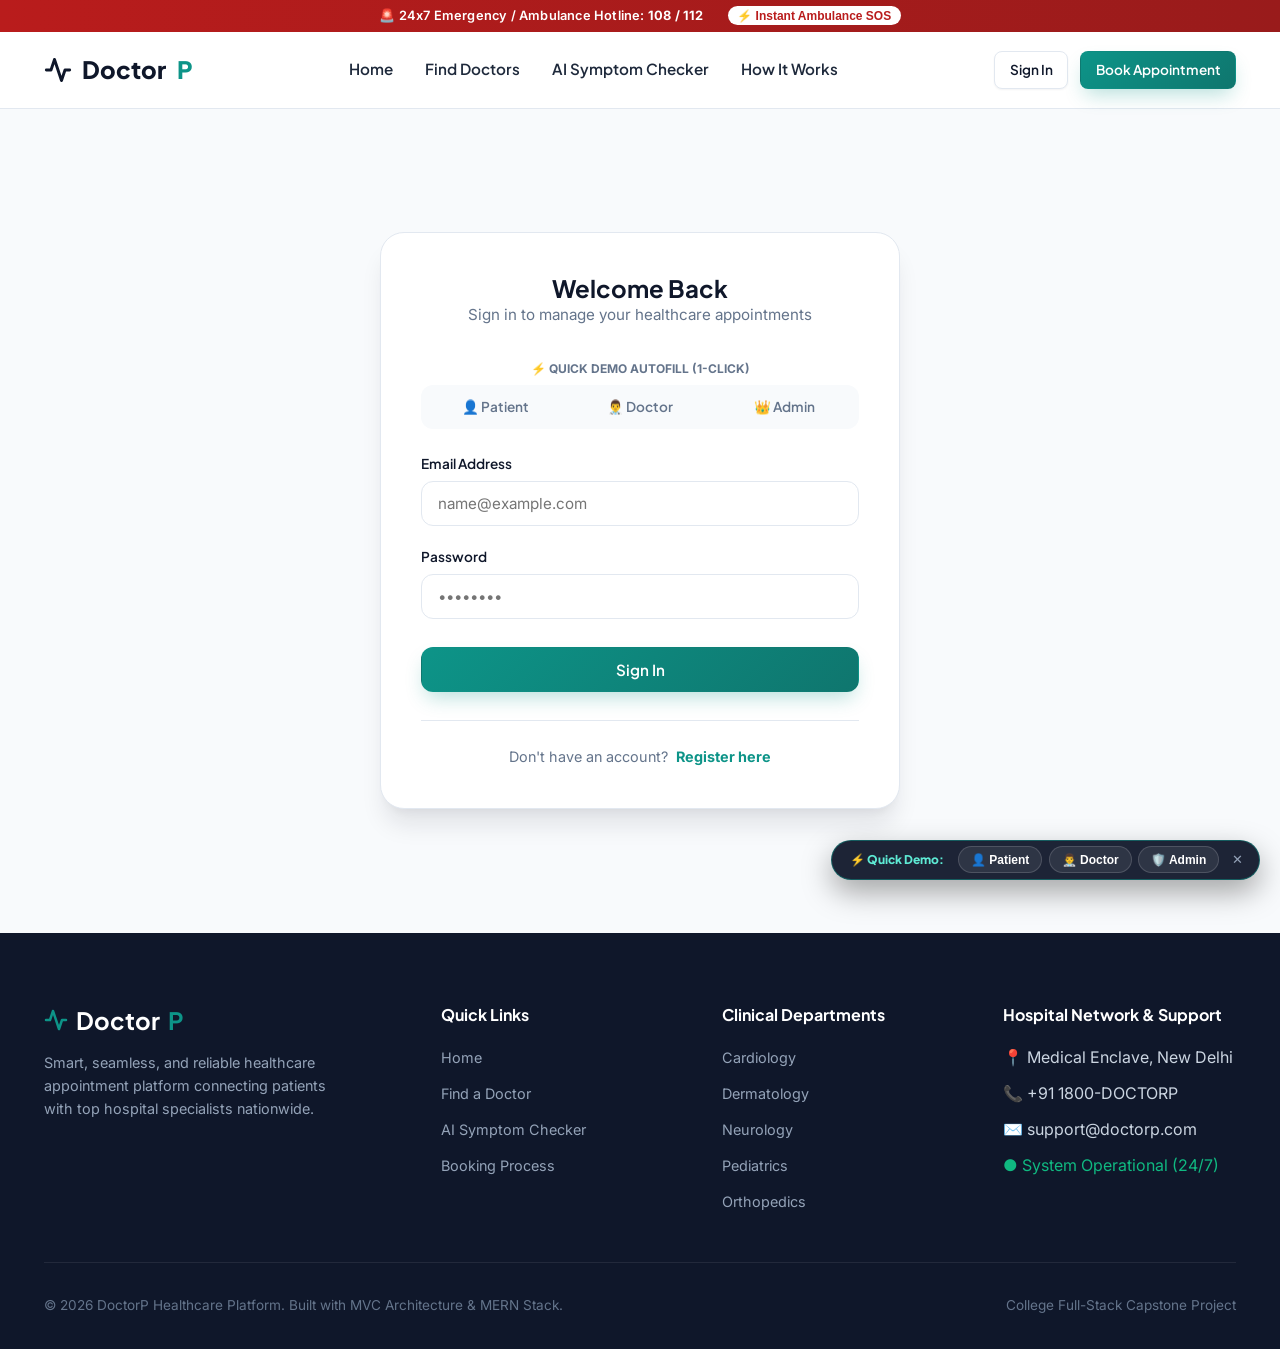
<file: frontend/admin-dashboard.html>
<!DOCTYPE html>
<html lang="en">
<head>
  <meta charset="UTF-8">
  <meta name="viewport" content="width=device-width, initial-scale=1.0">
  <title>Admin Dashboard | DoctorP Healthcare System</title>
  <meta name="description" content="Central administrative platform management: doctor verification, patients directory, and system bookings.">
  <link rel="stylesheet" href="css/style.css">
  <link rel="icon" href="data:image/svg+xml,<svg xmlns='http://www.w3.org/2000/svg' viewBox='0 0 24 24' fill='%230d9488'><path d='M19 10.5h-5.5V5c0-.83-.67-1.5-1.5-1.5s-1.5.67-1.5 1.5v5.5H5c-.83 0-1.5.67-1.5 1.5s.67 1.5 1.5 1.5h5.5V19c0 .83.67 1.5 1.5 1.5s1.5-.67 1.5-1.5v-5.5H19c.83 0 1.5-.67 1.5-1.5s-.67-1.5-1.5-1.5z'/></svg>">
</head>
<body>

  <!-- Dynamic Header Navbar -->
  <header id="main-header"></header>

  <main>
    <div class="container">
      
      <!-- Top Title -->
      <div style="padding-top: 2.5rem; margin-bottom: 1.5rem;">
        <h1 style="font-size: 2rem; color: var(--navy-dark); margin-bottom: 0.25rem;">
          Platform Administration
        </h1>
        <p style="color: var(--navy-muted);">Monitor platform health metrics, verify clinician registrations, and view all scheduled appointments.</p>
      </div>

      <div class="dashboard-grid">
        
        <!-- SIDEBAR -->
        <aside class="dashboard-sidebar">
          <ul class="dash-menu">
            <li>
              <div class="dash-menu-link active" data-target="sec-admin-doctors">
                <span>👨‍⚕️</span>
                <span>Manage Doctors</span>
              </div>
            </li>
            <li>
              <div class="dash-menu-link" data-target="sec-admin-patients">
                <span>👥</span>
                <span>Registered Patients</span>
              </div>
            </li>
            <li>
              <div class="dash-menu-link" data-target="sec-admin-appointments">
                <span>📊</span>
                <span>All Appointments</span>
              </div>
            </li>
          </ul>
        </aside>

        <!-- MAIN PANEL -->
        <section style="flex: 1;">
          
          <!-- System Metrics -->
          <div class="metric-cards-grid">
            <div class="metric-card">
              <div class="metric-icon-box">👨‍⚕️</div>
              <div class="metric-info">
                <h3 id="stat-admin-doctors">0</h3>
                <p>Verified Doctors</p>
              </div>
            </div>

            <div class="metric-card">
              <div class="metric-icon-box" style="background: #e0f2fe; color: #0284c7;">👥</div>
              <div class="metric-info">
                <h3 id="stat-admin-patients">0</h3>
                <p>Active Patients</p>
              </div>
            </div>

            <div class="metric-card">
              <div class="metric-icon-box" style="background: #fef3c7; color: #d97706;">📅</div>
              <div class="metric-info">
                <h3 id="stat-admin-apts">0</h3>
                <p>Total Bookings</p>
              </div>
            </div>

            <div class="metric-card">
              <div class="metric-icon-box" style="background: #d1fae5; color: #059669;">💳</div>
              <div class="metric-info">
                <h3 id="stat-admin-revenue">₹0</h3>
                <p>Platform Volume</p>
              </div>
            </div>
          </div>

          <!-- SECTION 1: MANAGE DOCTORS -->
          <div id="sec-admin-doctors" class="admin-section">
            <div style="background: #ffffff; border: 1px solid var(--border-light); border-radius: var(--radius-xl); padding: 1.5rem; box-shadow: var(--shadow-sm);">
              <div style="display: flex; justify-content: space-between; align-items: center; margin-bottom: 1.25rem; flex-wrap: wrap; gap: 0.75rem;">
                <h3 style="font-size: 1.25rem; margin: 0;">Doctor Verification & Management</h3>
                <button type="button" class="btn btn-primary btn-sm" onclick="openAddDoctorModal()" style="display: inline-flex; align-items: center; gap: 6px; font-weight: 700; background: #0284c7; box-shadow: 0 4px 12px rgba(2,132,199,0.35);">
                  ➕ Add New Doctor
                </button>
              </div>
              <div class="table-responsive">
                <table class="custom-table">
                  <thead>
                    <tr>
                      <th>Doctor</th>
                      <th>Specialization</th>
                      <th>City</th>
                      <th>Experience</th>
                      <th>Fee</th>
                      <th>Status</th>
                      <th>Actions</th>
                    </tr>
                  </thead>
                  <tbody id="admin-doctors-tbody">
                    <!-- Loaded dynamically -->
                  </tbody>
                </table>
              </div>
            </div>
          </div>

          <!-- SECTION 2: REGISTERED PATIENTS -->
          <div id="sec-admin-patients" class="admin-section" style="display: none;">
            <div style="background: #ffffff; border: 1px solid var(--border-light); border-radius: var(--radius-xl); padding: 1.5rem; box-shadow: var(--shadow-sm);">
              <h3 style="font-size: 1.25rem; margin-bottom: 1.25rem;">Registered Patients</h3>
              <div class="table-responsive">
                <table class="custom-table">
                  <thead>
                    <tr>
                      <th>Patient Name</th>
                      <th>Email Address</th>
                      <th>Phone</th>
                      <th>Demographics</th>
                      <th>Account</th>
                    </tr>
                  </thead>
                  <tbody id="admin-patients-tbody">
                    <!-- Loaded dynamically -->
                  </tbody>
                </table>
              </div>
            </div>
          </div>

          <!-- SECTION 3: ALL APPOINTMENTS -->
          <div id="sec-admin-appointments" class="admin-section" style="display: none;">
            <div style="background: #ffffff; border: 1px solid var(--border-light); border-radius: var(--radius-xl); padding: 1.5rem; box-shadow: var(--shadow-sm);">
              <div style="display: flex; justify-content: space-between; align-items: center; margin-bottom: 1.25rem; flex-wrap: wrap; gap: 0.75rem;">
                <h3 style="font-size: 1.25rem; margin: 0;">All System Consultations</h3>
                <button onclick="exportAdminAppointmentsCSV()" class="btn btn-outline btn-sm" style="display: inline-flex; align-items: center; gap: 4px; font-weight: 700; border-color: var(--primary); color: var(--primary);" title="Download All Bookings as Excel/CSV">
                  📥 Export CSV
                </button>
              </div>
              <div class="table-responsive">
                <table class="custom-table">
                  <thead>
                    <tr>
                      <th>ID</th>
                      <th>Patient</th>
                      <th>Doctor</th>
                      <th>Schedule</th>
                      <th>Fee</th>
                      <th>Status</th>
                    </tr>
                  </thead>
                  <tbody id="admin-appointments-tbody">
                    <!-- Loaded dynamically -->
                  </tbody>
                </table>
              </div>
            </div>
          </div>

        </section>
      </div>

    </div>
  </main>

  <!-- MODAL: ADD NEW DOCTOR -->
  <div class="modal-overlay" id="admin-add-doctor-modal">
    <div class="modal-content" style="max-width: 650px; max-height: 90vh; overflow-y: auto;">
      <button class="modal-close-btn" onclick="closeAddDoctorModal()">✕</button>
      
      <div style="display: flex; align-items: center; gap: 0.75rem; margin-bottom: 1.25rem;">
        <div style="width: 44px; height: 44px; border-radius: 50%; background: #e0f2fe; color: #0284c7; display: flex; align-items: center; justify-content: center; font-size: 1.4rem;">
          🩺
        </div>
        <div>
          <h3 style="font-size: 1.35rem; color: var(--navy-dark); margin: 0;">Add New Hospital Doctor</h3>
          <p style="font-size: 0.85rem; color: var(--navy-muted); margin: 0;">Register and pre-verify a medical specialist into DoctorP</p>
        </div>
      </div>

      <form id="form-admin-add-doctor" onsubmit="handleAdminAddDoctor(event)">
        <div style="display: grid; grid-template-columns: 1fr 1fr; gap: 1rem; margin-bottom: 1rem;">
          <div class="form-group" style="margin-bottom: 0;">
            <label class="form-label" for="add-doc-name">Doctor Full Name *</label>
            <input type="text" id="add-doc-name" class="form-control" placeholder="e.g. Dr. Ananya Roy" required>
          </div>
          <div class="form-group" style="margin-bottom: 0;">
            <label class="form-label" for="add-doc-email">Email Address *</label>
            <input type="email" id="add-doc-email" class="form-control" placeholder="e.g. dr.ananya@doctorp.com" required>
          </div>
        </div>

        <div style="display: grid; grid-template-columns: 1fr 1fr; gap: 1rem; margin-bottom: 1rem;">
          <div class="form-group" style="margin-bottom: 0;">
            <label class="form-label" for="add-doc-password">Temporary Password</label>
            <input type="text" id="add-doc-password" class="form-control" value="Doctor@123" placeholder="Doctor@123">
          </div>
          <div class="form-group" style="margin-bottom: 0;">
            <label class="form-label" for="add-doc-phone">Phone Number</label>
            <input type="text" id="add-doc-phone" class="form-control" placeholder="+91 98111 22334">
          </div>
        </div>

        <div style="display: grid; grid-template-columns: 1fr 1fr; gap: 1rem; margin-bottom: 1rem;">
          <div class="form-group" style="margin-bottom: 0;">
            <label class="form-label" for="add-doc-specialization">Specialization *</label>
            <select id="add-doc-specialization" class="form-control" required>
              <option value="Cardiology">Cardiology</option>
              <option value="Pediatrics">Pediatrics</option>
              <option value="Dermatology">Dermatology</option>
              <option value="Orthopedics">Orthopedics</option>
              <option value="General Medicine">General Medicine</option>
              <option value="Neurology">Neurology</option>
              <option value="ENT">ENT</option>
              <option value="Gynecology">Gynecology</option>
            </select>
          </div>
          <div class="form-group" style="margin-bottom: 0;">
            <label class="form-label" for="add-doc-exp">Experience (Years)</label>
            <input type="number" id="add-doc-exp" class="form-control" value="8" min="1" max="50">
          </div>
        </div>

        <div style="display: grid; grid-template-columns: 1fr 1fr; gap: 1rem; margin-bottom: 1rem;">
          <div class="form-group" style="margin-bottom: 0;">
            <label class="form-label" for="add-doc-fee">Consultation Fee (₹)</label>
            <input type="number" id="add-doc-fee" class="form-control" value="600" min="100" step="50">
          </div>
          <div class="form-group" style="margin-bottom: 0;">
            <label class="form-label" for="add-doc-city">City</label>
            <input type="text" id="add-doc-city" class="form-control" value="New Delhi" placeholder="New Delhi / Mumbai / Kolkata">
          </div>
        </div>

        <div class="form-group" style="margin-bottom: 1rem;">
          <label class="form-label" for="add-doc-clinic">Clinic / Hospital Affiliation</label>
          <input type="text" id="add-doc-clinic" class="form-control" value="Apollo Super Speciality Hospital" placeholder="Hospital Name">
        </div>

        <div class="form-group" style="margin-bottom: 1.5rem;">
          <label class="form-label" for="add-doc-avatar">Profile Image URL (Optional)</label>
          <input type="url" id="add-doc-avatar" class="form-control" placeholder="https://images.unsplash.com/photo-...">
        </div>

        <div style="display: flex; justify-content: flex-end; gap: 0.75rem;">
          <button type="button" class="btn btn-secondary" onclick="closeAddDoctorModal()">Cancel</button>
          <button type="submit" class="btn btn-primary" id="btn-submit-add-doc" style="background: #0284c7;">
            <span>✓ Add & Verify Doctor</span>
          </button>
        </div>
      </form>
    </div>
  </div>

  <!-- Dynamic Footer -->
  <footer id="main-footer"></footer>

  <!-- Scripts -->
  <script src="js/config.js"></script>
  <script src="js/api.js"></script>
  <script src="js/auth.js"></script>
  <script src="js/navbar.js"></script>
  <script src="js/admin-dashboard.js"></script>
</body>
</html>
</file>
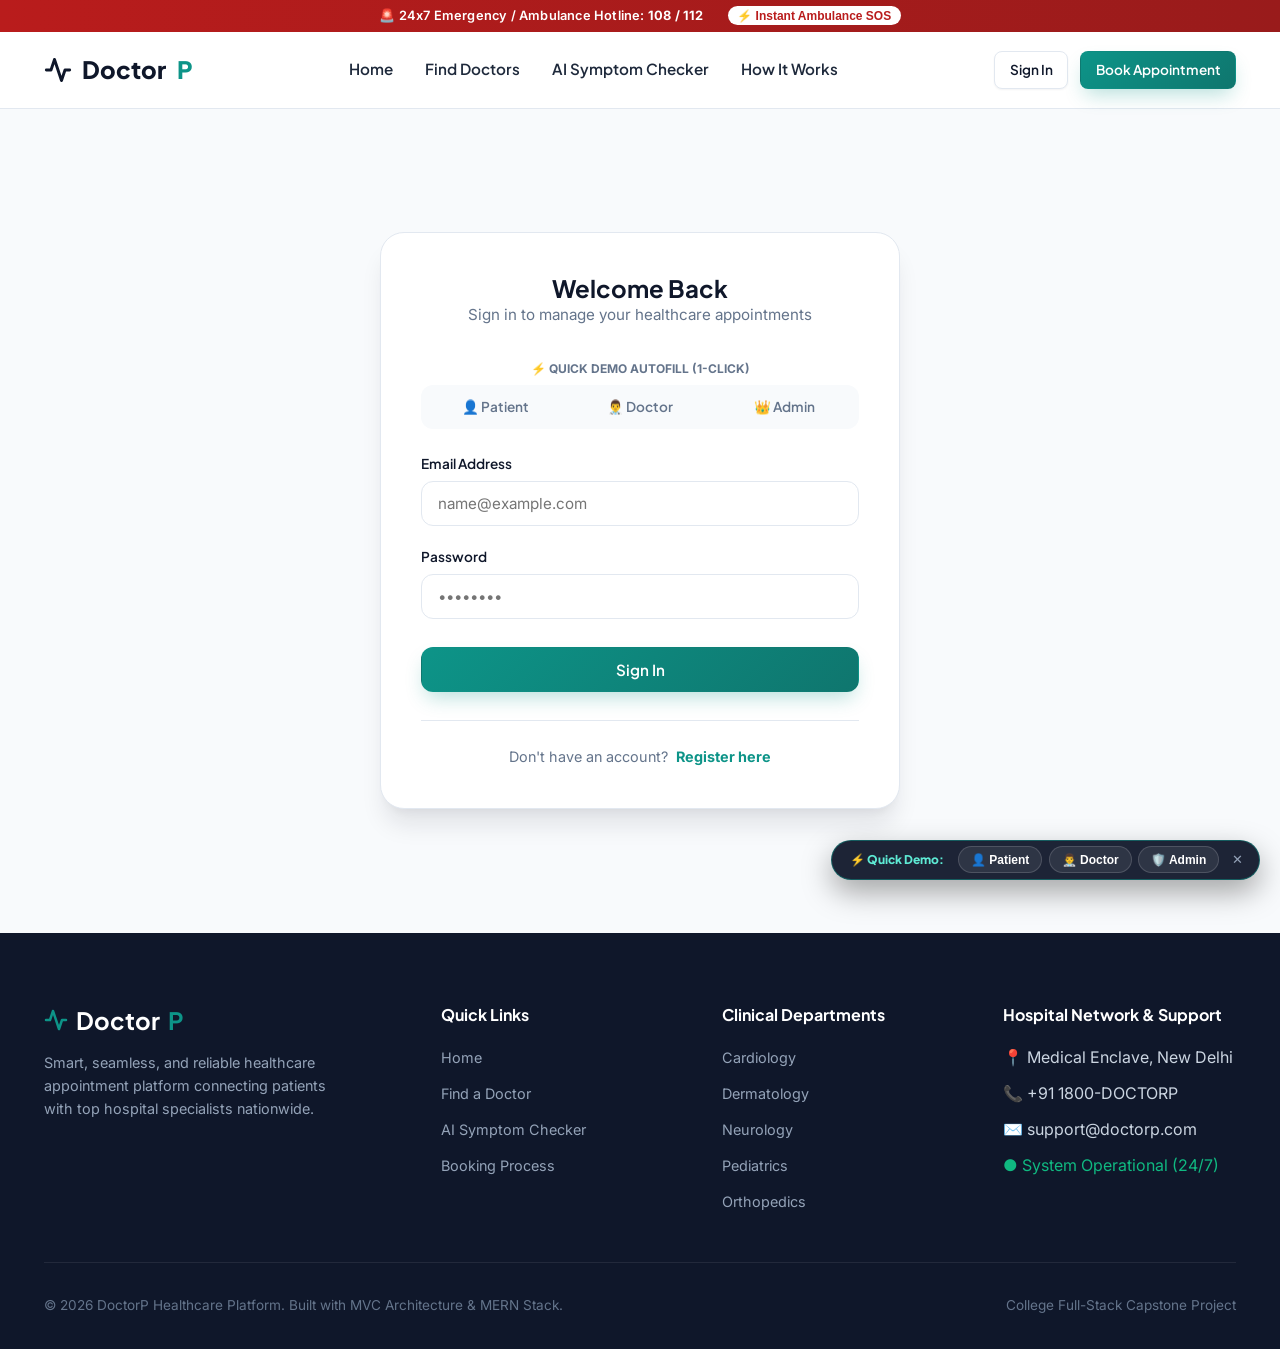
<file: frontend/doctor-dashboard.html>
<!DOCTYPE html>
<html lang="en">
<head>
  <meta charset="UTF-8">
  <meta name="viewport" content="width=device-width, initial-scale=1.0">
  <title>Doctor Dashboard | DoctorP</title>
  <meta name="description" content="Manage patient consultation requests, clinic schedule, and professional profile.">
  <link rel="stylesheet" href="css/style.css">
    <link rel="stylesheet" href="css/custom.css">
  <link rel="icon" href="data:image/svg+xml,<svg xmlns='http://www.w3.org/2000/svg' viewBox='0 0 24 24' fill='%230d9488'><path d='M19 10.5h-5.5V5c0-.83-.67-1.5-1.5-1.5s-1.5.67-1.5 1.5v5.5H5c-.83 0-1.5.67-1.5 1.5s.67 1.5 1.5 1.5h5.5V19c0 .83.67 1.5 1.5 1.5s1.5-.67 1.5-1.5v-5.5H19c.83 0 1.5-.67 1.5-1.5s-.67-1.5-1.5-1.5z'/></svg>">
</head>
<body>

  <!-- Dynamic Header Navbar -->
  <header id="main-header"></header>

  <main>
    <div class="container">
      
      <!-- Top Title -->
      <div style="padding-top: 2.5rem; margin-bottom: 1.5rem;">
        <h1 style="font-size: 2rem; color: var(--navy-dark); margin-bottom: 0.25rem;">
          Doctor Workspace — <span id="doctor-welcome-name">Doctor</span>
        </h1>
        <p style="color: var(--navy-muted);">Review patient appointments, conduct video consultations, issue prescriptions, and set clinic hours.</p>
      </div>

      <div class="dashboard-grid">
        
        <!-- SIDEBAR -->
        <aside class="dashboard-sidebar">
          <ul class="dash-menu">
            <li>
              <div class="dash-menu-link active" data-target="sec-doctor-appointments">
                <span>📅</span>
                <span>Appointments</span>
              </div>
            </li>
            <li>
              <div class="dash-menu-link" data-target="sec-doctor-availability">
                <span>⏰</span>
                <span>Manage Slots</span>
              </div>
            </li>
            <li>
              <div class="dash-menu-link" data-target="sec-doctor-profile">
                <span>⚙️</span>
                <span>Profile Settings</span>
              </div>
            </li>
          </ul>
        </aside>

        <!-- MAIN PANEL -->
        <section style="flex: 1;">
          
          <!-- Metric Overview Cards -->
          <div class="metric-cards-grid">
            <div class="metric-card">
              <div class="metric-icon-box">📋</div>
              <div class="metric-info">
                <h3 id="stat-doc-total">0</h3>
                <p>Total Consultations</p>
              </div>
            </div>

            <div class="metric-card">
              <div class="metric-icon-box" style="background: #fef3c7; color: #d97706;">⏳</div>
              <div class="metric-info">
                <h3 id="stat-doc-pending">0</h3>
                <p>Pending Requests</p>
              </div>
            </div>

            <div class="metric-card">
              <div class="metric-icon-box" style="background: #e0f2fe; color: #0284c7;">✓</div>
              <div class="metric-info">
                <h3 id="stat-doc-confirmed">0</h3>
                <p>Confirmed Visits</p>
              </div>
            </div>

            <div class="metric-card">
              <div class="metric-icon-box" style="background: #d1fae5; color: #059669;">💰</div>
              <div class="metric-info">
                <h3 id="stat-doc-revenue">₹0</h3>
                <p>Completed Revenue</p>
              </div>
            </div>
          </div>

          <!-- OPD LIVE QUEUE MONITOR -->
          <div class="opd-live-queue-card">
            <div class="opd-queue-stat">
              <div class="opd-queue-stat-label">OPD Status & Cabin</div>
              <div class="opd-queue-stat-val" style="display: flex; align-items: center; gap: 0.5rem; font-size: 1.15rem;">
                <span class="live-pulse"></span> Active OPD Cabin 304
              </div>
            </div>

            <div class="opd-queue-stat">
              <div class="opd-queue-stat-label">Currently Consulting</div>
              <div class="opd-queue-stat-val highlight" id="queue-current-patient">Token #01 — Rahul Sharma</div>
            </div>

            <div class="opd-queue-stat">
              <div class="opd-queue-stat-label">Next Waiting in OPD</div>
              <div class="opd-queue-stat-val" id="queue-next-patient" style="font-size: 1.15rem; color: #cbd5e1;">Token #02 — Anita Roy</div>
            </div>

            <div style="display: flex; gap: 0.5rem;">
              <button type="button" class="btn btn-primary btn-sm" onclick="callNextOPDPatient()" style="background: #0d9488;">
                🔔 Call Next Token
              </button>
            </div>
          </div>

          <!-- SECTION 1: APPOINTMENTS TABLE -->
          <div id="sec-doctor-appointments" class="dash-section">
            <div style="background: #ffffff; border: 1px solid var(--border-light); border-radius: var(--radius-xl); padding: 1.5rem; box-shadow: var(--shadow-sm);">
              <div style="display: flex; justify-content: space-between; align-items: center; margin-bottom: 1.25rem; flex-wrap: wrap; gap: 0.75rem;">
                <h3 style="font-size: 1.25rem;">Scheduled Patient Consultations</h3>
                <div style="display: flex; gap: 0.5rem; flex-wrap: wrap;">
                  <button onclick="exportDoctorAppointmentsCSV()" class="btn btn-outline btn-sm" style="display: inline-flex; align-items: center; gap: 4px; font-weight: 700; border-color: var(--primary); color: var(--primary);" title="Download Consultations as Excel/CSV">
                    📥 Export CSV
                  </button>
                  <button onclick="loadDoctorAppointments('all')" class="btn btn-secondary btn-sm">All</button>
                  <button onclick="loadDoctorAppointments('pending')" class="btn btn-secondary btn-sm">Pending</button>
                  <button onclick="loadDoctorAppointments('confirmed')" class="btn btn-secondary btn-sm">Confirmed</button>
                  <button onclick="loadDoctorAppointments('completed')" class="btn btn-secondary btn-sm">Completed</button>
                </div>
              </div>

              <div class="table-responsive">
                <table class="custom-table">
                  <thead>
                    <tr>
                      <th>Booking ID</th>
                      <th>Patient Name</th>
                      <th>Schedule</th>
                      <th>Mode</th>
                      <th>Reason</th>
                      <th>Status</th>
                      <th>Actions</th>
                    </tr>
                  </thead>
                  <tbody id="doctor-appointments-tbody">
                    <!-- Rendered dynamically -->
                  </tbody>
                </table>
              </div>
            </div>
          </div>

          <!-- SECTION 2: AVAILABILITY & SLOTS CONFIGURATION -->
          <div id="sec-doctor-availability" class="dash-section" style="display: none;">
            <div style="background: #ffffff; border: 1px solid var(--border-light); border-radius: var(--radius-xl); padding: 2rem; box-shadow: var(--shadow-sm);">
              <h3 style="font-size: 1.25rem; margin-bottom: 0.5rem;">Configure Clinic Schedule & Slots</h3>
              <p style="color: var(--navy-muted); font-size: 0.9rem; margin-bottom: 1.5rem;">
                Patients can only reserve appointments during your selected working days and time slots.
              </p>

              <form id="doctor-availability-form">
                <div class="form-group">
                  <label class="form-label">Available Consultation Days</label>
                  <div style="display: grid; grid-template-columns: repeat(auto-fit, minmax(130px, 1fr)); gap: 0.75rem; margin-top: 0.5rem;">
                    <label style="display: flex; align-items: center; gap: 0.5rem; cursor: pointer;">
                      <input type="checkbox" name="avail-days" value="Monday" checked> Monday
                    </label>
                    <label style="display: flex; align-items: center; gap: 0.5rem; cursor: pointer;">
                      <input type="checkbox" name="avail-days" value="Tuesday" checked> Tuesday
                    </label>
                    <label style="display: flex; align-items: center; gap: 0.5rem; cursor: pointer;">
                      <input type="checkbox" name="avail-days" value="Wednesday" checked> Wednesday
                    </label>
                    <label style="display: flex; align-items: center; gap: 0.5rem; cursor: pointer;">
                      <input type="checkbox" name="avail-days" value="Thursday" checked> Thursday
                    </label>
                    <label style="display: flex; align-items: center; gap: 0.5rem; cursor: pointer;">
                      <input type="checkbox" name="avail-days" value="Friday" checked> Friday
                    </label>
                    <label style="display: flex; align-items: center; gap: 0.5rem; cursor: pointer;">
                      <input type="checkbox" name="avail-days" value="Saturday"> Saturday
                    </label>
                    <label style="display: flex; align-items: center; gap: 0.5rem; cursor: pointer;">
                      <input type="checkbox" name="avail-days" value="Sunday"> Sunday
                    </label>
                  </div>
                </div>

                <div class="form-group" style="margin-top: 1.5rem;">
                  <label class="form-label" for="avail-slots-input">Daily Slot Times (Comma-separated 24hr format)</label>
                  <input type="text" id="avail-slots-input" class="form-control" value="09:00, 10:00, 11:00, 12:00, 14:00, 15:00, 16:00, 17:00">
                  <small style="color: var(--navy-muted); display: block; margin-top: 0.25rem;">
                    Format: HH:mm (e.g. 09:00, 10:00, 11:00, 14:00, 15:00)
                  </small>
                </div>

                <button type="submit" class="btn btn-primary" style="margin-top: 1rem;">
                  Save Schedule & Slots
                </button>
              </form>
            </div>

            <!-- RECURRING BATCH SLOT GENERATOR WIZARD -->
            <div style="background: linear-gradient(135deg, #f0fdfa 0%, #ffffff 100%); border: 1.5px solid #99f6e4; border-radius: var(--radius-xl); padding: 2rem; box-shadow: var(--shadow-sm); margin-top: 2rem;">
              <div style="display: flex; align-items: center; gap: 0.75rem; margin-bottom: 0.75rem;">
                <div style="width: 40px; height: 40px; border-radius: 10px; background: #ccfbf1; color: #0f766e; display: flex; align-items: center; justify-content: center; font-size: 1.4rem;">
                  ⚡
                </div>
                <div>
                  <h3 style="font-size: 1.25rem; color: #0f172a; margin: 0;">Recurring Batch Slot Generator Wizard</h3>
                  <p style="color: #64748b; font-size: 0.85rem; margin: 0;">Automatically generate and publish multiple consultation slots across date ranges in 1-click.</p>
                </div>
              </div>

              <form id="doctor-wizard-form" style="margin-top: 1.25rem;">
                <div style="display: grid; grid-template-columns: 1fr 1fr 1fr; gap: 1rem; margin-bottom: 1.25rem;">
                  <div class="form-group">
                    <label class="form-label" for="wizard-start-date">Start Date</label>
                    <input type="date" id="wizard-start-date" class="form-control" required>
                  </div>
                  <div class="form-group">
                    <label class="form-label" for="wizard-end-date">End Date</label>
                    <input type="date" id="wizard-end-date" class="form-control" required>
                  </div>
                  <div class="form-group">
                    <label class="form-label" for="wizard-duration">Slot Duration</label>
                    <select id="wizard-duration" class="form-control">
                      <option value="15">15 Minutes / Slot</option>
                      <option value="20">20 Minutes / Slot</option>
                      <option value="30" selected>30 Minutes / Slot (Standard)</option>
                      <option value="45">45 Minutes / Slot</option>
                      <option value="60">60 Minutes / Slot</option>
                    </select>
                  </div>
                </div>

                <div style="display: grid; grid-template-columns: 1fr 1fr; gap: 1rem; margin-bottom: 1.25rem; background: #ffffff; padding: 1rem; border-radius: 12px; border: 1px solid #e2e8f0;">
                  <div>
                    <h5 style="margin: 0 0 0.5rem; font-size: 0.85rem; color: #0f766e; text-transform: uppercase;">🌅 Morning Shift Hours</h5>
                    <div style="display: flex; gap: 0.5rem; align-items: center;">
                      <input type="time" id="wizard-shift1-start" class="form-control" value="09:00">
                      <span style="font-size: 0.85rem; color: #64748b; align-self: center;">to</span>
                      <input type="time" id="wizard-shift1-end" class="form-control" value="13:00">
                    </div>
                  </div>
                  <div>
                    <h5 style="margin: 0 0 0.5rem; font-size: 0.85rem; color: #0f766e; text-transform: uppercase;">🌆 Evening Shift Hours</h5>
                    <div style="display: flex; gap: 0.5rem; align-items: center;">
                      <input type="time" id="wizard-shift2-start" class="form-control" value="17:00">
                      <span style="font-size: 0.85rem; color: #64748b; align-self: center;">to</span>
                      <input type="time" id="wizard-shift2-end" class="form-control" value="20:00">
                    </div>
                  </div>
                </div>

                <button type="submit" class="btn btn-primary" style="background: #0d9488; display: inline-flex; align-items: center; gap: 6px; font-weight: 700;">
                  ⚡ Generate & Publish Slots
                </button>
              </form>
            </div>
          </div>

          <!-- SECTION 3: EDIT DOCTOR PROFILE -->
          <div id="sec-doctor-profile" class="dash-section" style="display: none;">
            <div style="background: #ffffff; border: 1px solid var(--border-light); border-radius: var(--radius-xl); padding: 2rem; box-shadow: var(--shadow-sm);">
              <h3 style="font-size: 1.25rem; margin-bottom: 0.5rem;">Profile & Hospital Credentials</h3>
              <p style="color: var(--navy-muted); font-size: 0.9rem; margin-bottom: 1.5rem;">
                Keep your consultation fee, medical registration number, hospital location, and bio up to date.
              </p>

              <form id="doctor-profile-form">
                <div style="display: grid; grid-template-columns: 1fr 1fr 1fr; gap: 1rem;">
                  <div class="form-group">
                    <label class="form-label" for="edit-fee">Consultation Fee (₹)</label>
                    <input type="number" id="edit-fee" class="form-control" min="0" step="50" required>
                  </div>

                  <div class="form-group">
                    <label class="form-label" for="edit-reg">Medical Council Reg. No</label>
                    <input type="text" id="edit-reg" class="form-control" placeholder="e.g. DMC-24819">
                  </div>

                  <div class="form-group">
                    <label class="form-label" for="edit-city">City</label>
                    <input type="text" id="edit-city" class="form-control" placeholder="e.g. New Delhi">
                  </div>
                </div>

                <div class="form-group">
                  <label class="form-label" for="edit-clinic">Hospital / Clinic Facility Name</label>
                  <input type="text" id="edit-clinic" class="form-control" placeholder="e.g. Max Super Speciality Hospital, Saket">
                </div>

                <div class="form-group">
                  <label class="form-label" for="edit-bio">Clinical Biography & Speciality Procedures</label>
                  <textarea id="edit-bio" class="form-control" rows="4"></textarea>
                </div>

                <button type="submit" class="btn btn-primary" style="margin-top: 1rem;">
                  Save Profile Changes
                </button>
              </form>
            </div>
          </div>

        </section>
      </div>

    </div>
  </main>

  <!-- COMPLETE CONSULTATION & PRESCRIBE RX MODAL -->
  <div class="modal-overlay" id="doctor-prescribe-modal">
    <div class="modal-content" style="max-width: 560px;">
      <button class="modal-close-btn" id="btn-close-prescribe-modal">✕</button>

      <div style="display: flex; align-items: center; gap: 0.75rem; margin-bottom: 1.25rem;">
        <div style="width: 44px; height: 44px; border-radius: 50%; background: #d1fae5; color: #059669; display: flex; align-items: center; justify-content: center; font-size: 1.5rem;">
          🩺
        </div>
        <div>
          <h3 style="font-size: 1.25rem; color: var(--navy-dark); margin: 0;">Complete Consultation & Issue Rx</h3>
          <p style="font-size: 0.85rem; color: var(--navy-muted); margin: 0;">Patient: <strong id="rx-patient-name">Patient</strong></p>
        </div>
      </div>

      <form id="prescribe-form">
        <div class="form-group">
          <label class="form-label" for="doc-notes-input">Clinical Diagnosis & Consultation Notes</label>
          <textarea id="doc-notes-input" class="form-control" placeholder="e.g. Blood pressure 125/82 mmHg. Patient shows clear symptomatic recovery. Recommended 2L daily water intake..." rows="3"></textarea>
        </div>

        <div class="form-group">
          <label class="form-label" for="doc-prescription-input">Prescribed Medications (Rx)</label>
          <textarea id="doc-prescription-input" class="form-control" placeholder="e.g. Tab. Paracetamol 650mg SOS after meals&#10;Tab. Pantoprazole 40mg once daily before breakfast (5 days)" rows="3" style="font-family: monospace;"></textarea>
        </div>

        <button type="submit" class="btn btn-primary" style="width: 100%;">
          Complete Visit & Save Prescription
        </button>
      </form>
    </div>
  </div>

  <!-- MODAL: PATIENT MEDICAL RECORDS & LAB VAULT (DOCTOR INSPECTION) -->
  <div class="modal-overlay" id="doctor-patient-records-modal">
    <div class="modal-content" style="max-width: 680px; max-height: 85vh; overflow-y: auto;">
      <button class="modal-close-btn" onclick="closeDoctorRecordsModal()">✕</button>

      <div style="display: flex; align-items: center; gap: 0.75rem; margin-bottom: 1.25rem;">
        <div style="width: 44px; height: 44px; border-radius: 50%; background: #e0f2fe; color: #0284c7; display: flex; align-items: center; justify-content: center; font-size: 1.4rem;">
          📁
        </div>
        <div>
          <h3 style="font-size: 1.25rem; color: var(--navy-dark); margin: 0;">Patient Health Records & Diagnostic Vault</h3>
          <p style="font-size: 0.85rem; color: var(--navy-muted); margin: 0;">Patient: <strong id="doc-rec-patient-name">Patient</strong></p>
        </div>
      </div>

      <div id="doc-patient-records-list">
        <!-- Rendered dynamically -->
      </div>
    </div>
  </div>

  <!-- Dynamic Footer -->
  <footer id="main-footer"></footer>

  <!-- Scripts -->
  <script src="js/config.js"></script>
  <script src="js/api.js"></script>
  <script src="js/auth.js"></script>
  <script src="js/navbar.js"></script>
  <script src="js/telehealth.js"></script>
  <script src="js/calendar.js"></script>
  <script src="js/prescription.js"></script>
  <script src="js/doctor-dashboard.js"></script>
</body>
</html>
</file>
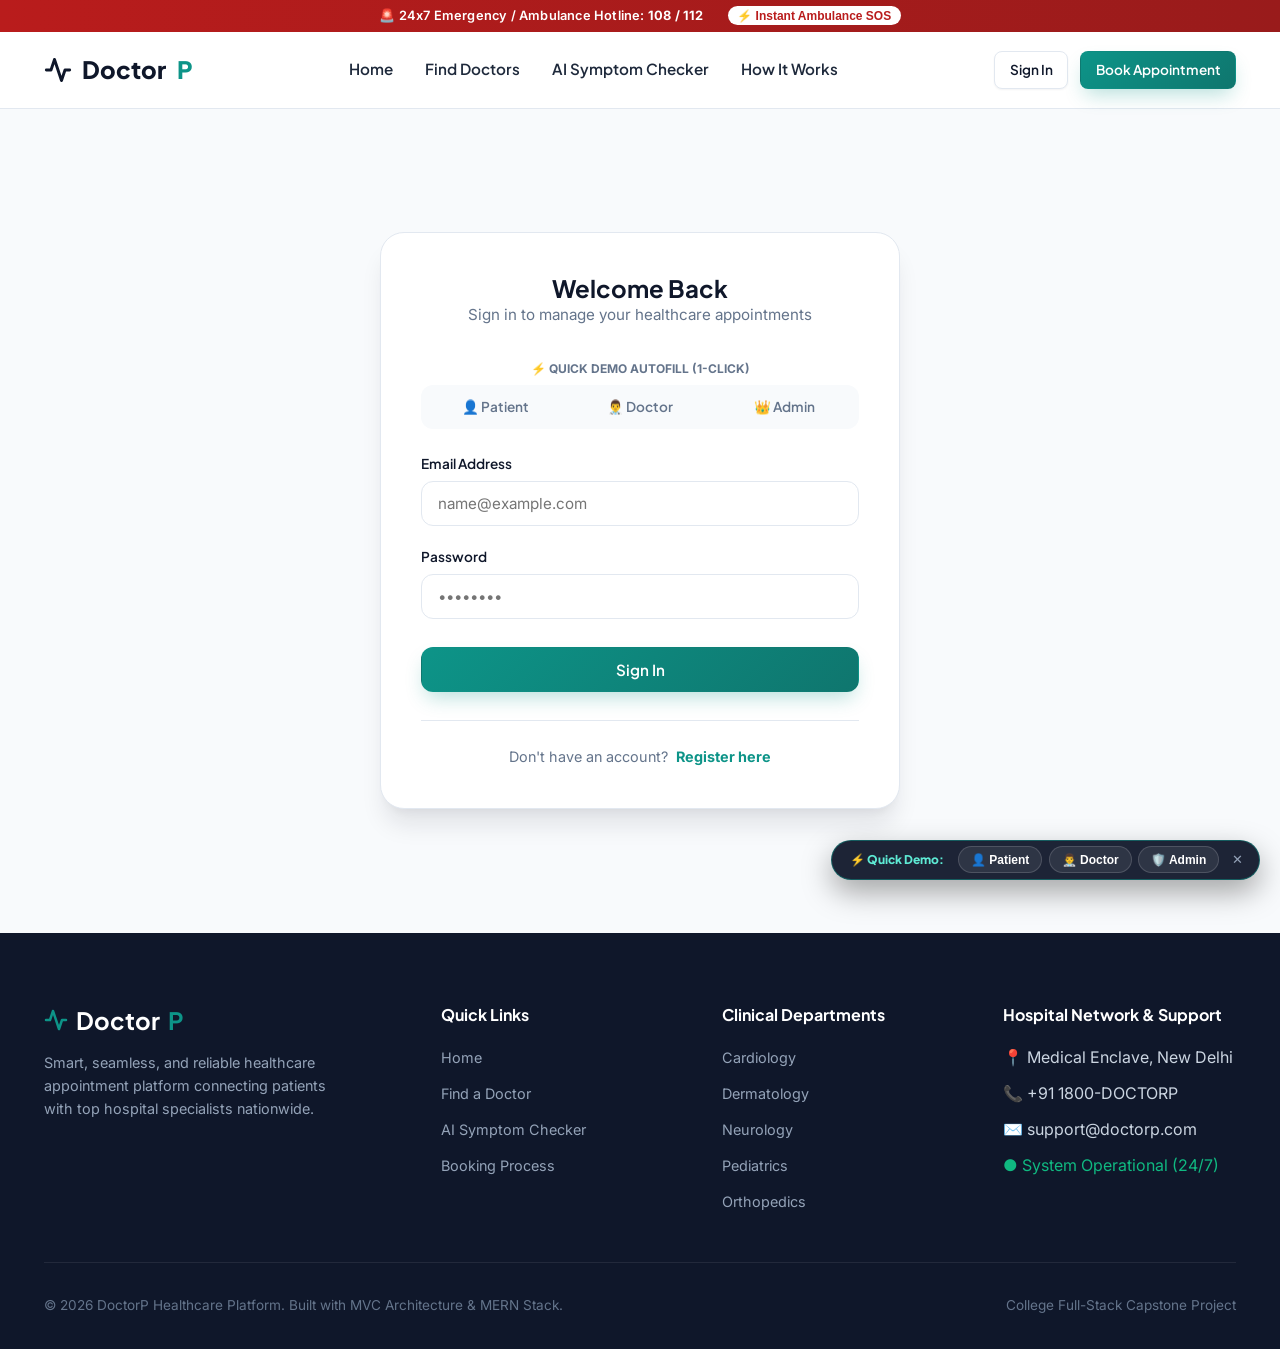
<file: frontend/login.html>
<!DOCTYPE html>
<html lang="en">
<head>
  <meta charset="UTF-8">
  <meta name="viewport" content="width=device-width, initial-scale=1.0">
  <title>Sign In | DoctorP Healthcare Portal</title>
  <meta name="description" content="Sign in to your patient, doctor, or administrator account on DoctorP.">
  <link rel="stylesheet" href="css/style.css">
  <link rel="icon" href="data:image/svg+xml,<svg xmlns='http://www.w3.org/2000/svg' viewBox='0 0 24 24' fill='%230d9488'><path d='M19 10.5h-5.5V5c0-.83-.67-1.5-1.5-1.5s-1.5.67-1.5 1.5v5.5H5c-.83 0-1.5.67-1.5 1.5s.67 1.5 1.5 1.5h5.5V19c0 .83.67 1.5 1.5 1.5s1.5-.67 1.5-1.5v-5.5H19c.83 0 1.5-.67 1.5-1.5s-.67-1.5-1.5-1.5z'/></svg>">
</head>
<body>

  <!-- Dynamic Header Navbar -->
  <header id="main-header"></header>

  <main class="auth-wrapper">
    <div class="auth-card">
      <div class="auth-header">
        <h2 style="color: var(--navy-dark);">Welcome Back</h2>
        <p style="color: var(--navy-muted); font-size: 0.95rem;">Sign in to manage your healthcare appointments</p>
      </div>

      <!-- Quick Demo Login Tabs for Presentation / Evaluation -->
      <div style="margin-bottom: 1.5rem;">
        <div style="font-size: 0.75rem; font-weight: 700; text-transform: uppercase; color: var(--navy-muted); margin-bottom: 0.4rem; text-align: center;">
          ⚡ Quick Demo Autofill (1-Click)
        </div>
        <div class="demo-tabs">
          <button type="button" class="demo-tab-btn" data-role="patient">👤 Patient</button>
          <button type="button" class="demo-tab-btn" data-role="doctor">👨‍⚕️ Doctor</button>
          <button type="button" class="demo-tab-btn" data-role="admin">👑 Admin</button>
        </div>
      </div>

      <form id="login-form">
        <div class="form-group">
          <label class="form-label" for="login-email">Email Address</label>
          <input type="email" id="login-email" class="form-control" placeholder="name@example.com" required autocomplete="email">
        </div>

        <div class="form-group">
          <label class="form-label" for="login-password">Password</label>
          <input type="password" id="login-password" class="form-control" placeholder="••••••••" required autocomplete="current-password">
        </div>

        <button type="submit" id="btn-submit-login" class="btn btn-primary" style="width: 100%; margin-top: 0.5rem;">
          Sign In
        </button>
      </form>

      <div style="text-align: center; margin-top: 1.75rem; padding-top: 1.5rem; border-top: 1px solid var(--border-light); font-size: 0.9rem;">
        <span style="color: var(--navy-muted);">Don't have an account?</span>
        <a href="register.html" style="font-weight: 700; margin-left: 0.3rem;">Register here</a>
      </div>
    </div>
  </main>

  <!-- Dynamic Footer -->
  <footer id="main-footer"></footer>

  <!-- Scripts -->
  <script src="js/config.js"></script>
  <script src="js/api.js"></script>
  <script src="js/auth.js"></script>
  <script src="js/navbar.js"></script>
  <script src="js/login.js"></script>
</body>
</html>
</file>
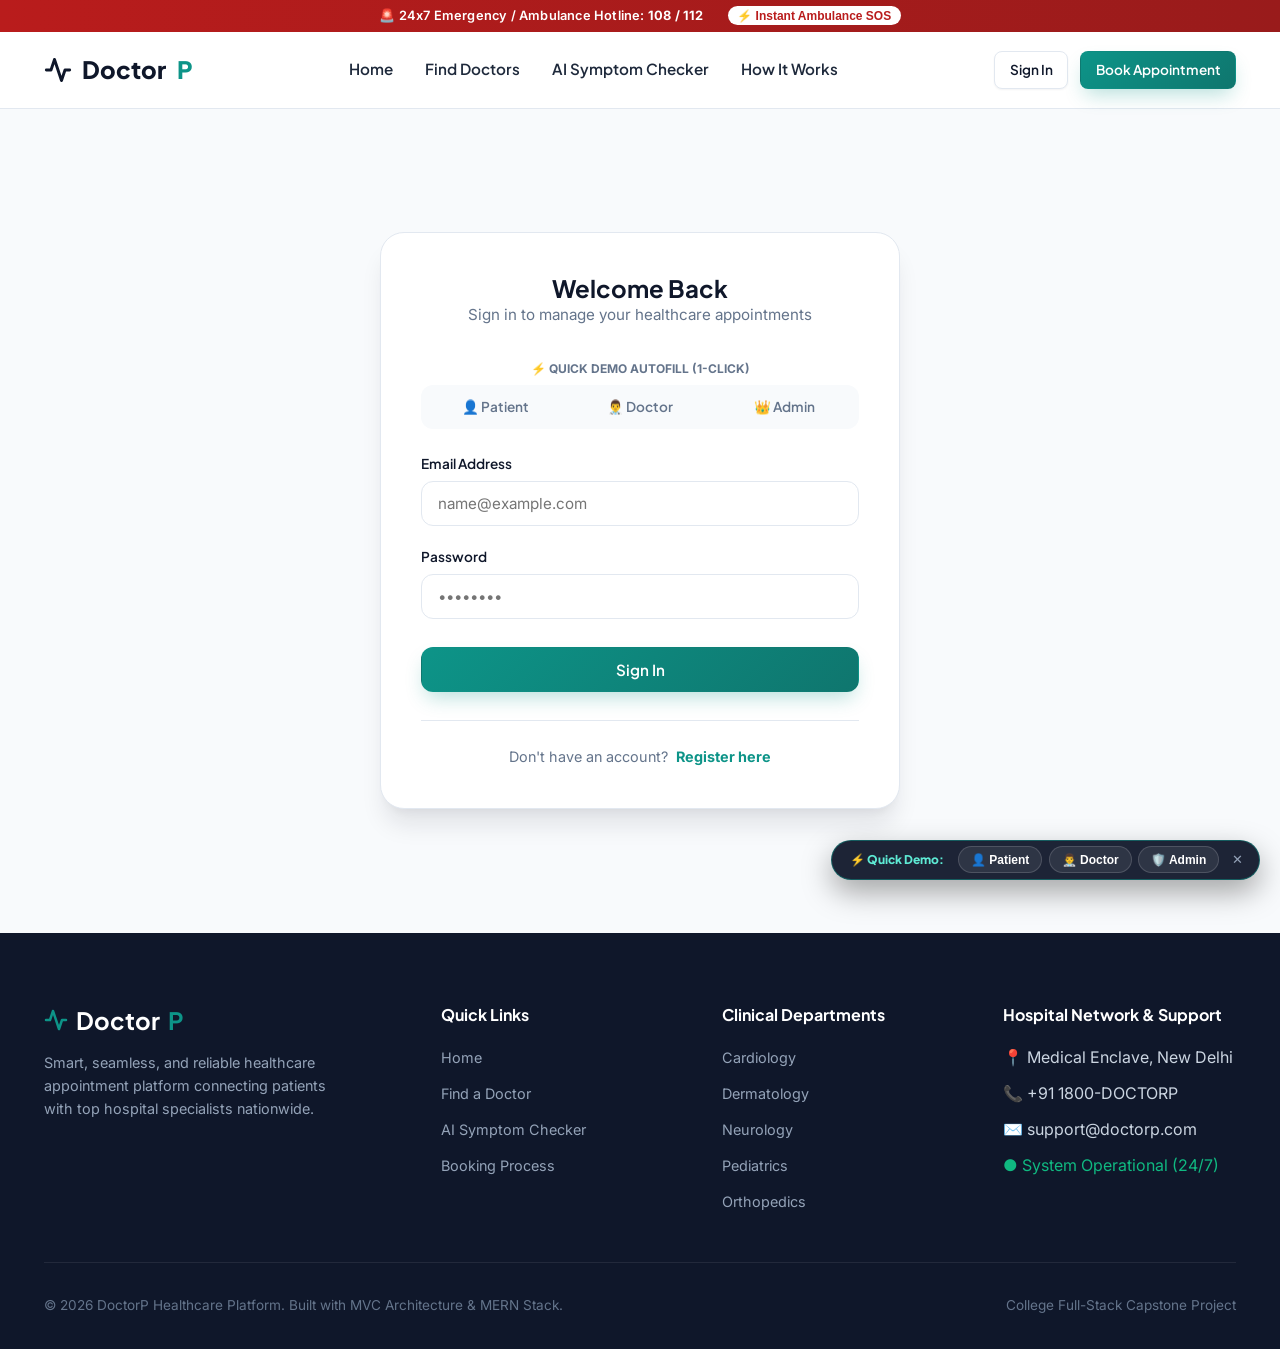
<file: frontend/my-appointments.html>
<!DOCTYPE html>
<html lang="en">
<head>
  <meta charset="UTF-8">
  <meta name="viewport" content="width=device-width, initial-scale=1.0">
  <title>My Appointments | DoctorP</title>
  <meta name="description" content="View and track your scheduled healthcare appointments, digital passes, and consultation history.">
  <link rel="stylesheet" href="css/style.css">
  <link rel="icon" href="data:image/svg+xml,<svg xmlns='http://www.w3.org/2000/svg' viewBox='0 0 24 24' fill='%230d9488'><path d='M19 10.5h-5.5V5c0-.83-.67-1.5-1.5-1.5s-1.5.67-1.5 1.5v5.5H5c-.83 0-1.5.67-1.5 1.5s.67 1.5 1.5 1.5h5.5V19c0 .83.67 1.5 1.5 1.5s1.5-.67 1.5-1.5v-5.5H19c.83 0 1.5-.67 1.5-1.5s-.67-1.5-1.5-1.5z'/></svg>">
</head>
<body>

  <!-- Dynamic Header Navbar -->
  <header id="main-header"></header>

  <script>
    // Role guard: redirect doctors to doctor dashboard and admins to admin dashboard
    try {
      const u = JSON.parse(localStorage.getItem('doctorp_user'));
      if (u && u.role === 'doctor') {
        window.location.replace('doctor-dashboard.html');
      } else if (u && u.role === 'admin') {
        window.location.replace('admin-dashboard.html');
      }
    } catch (e) {}
  </script>

  <main style="padding: 3rem 0 5rem;">
    <div class="container">
      <div style="display: flex; justify-content: space-between; align-items: center; margin-bottom: 2rem; flex-wrap: wrap; gap: 1rem;">
        <div>
          <h1 style="font-size: 2.25rem; color: var(--navy-dark); margin-bottom: 0.35rem;">My Appointments</h1>
          <p style="color: var(--navy-muted);">Real-time status of your hospital visits, digital check-in passes, and clinical notes.</p>
        </div>
        <div style="display: flex; gap: 0.75rem; flex-wrap: wrap;">
          <button type="button" onclick="openAiRxExplainerDemo()" class="btn btn-sm" style="background: linear-gradient(135deg, #6366f1 0%, #8b5cf6 100%); color: #ffffff; border: none; font-weight: 700; display: inline-flex; align-items: center; gap: 6px; padding: 0.55rem 1rem; border-radius: 8px; box-shadow: 0 4px 12px rgba(99,102,241,0.3); cursor: pointer;">
            ✨ Explain My Rx (AI Copilot)
          </button>
          <a href="doctors.html" class="btn btn-primary">Book Another Consultation +</a>
        </div>
      </div>

      <!-- Quick Metrics -->
      <div class="metric-cards-grid" style="margin-bottom: 2rem;">
        <div class="metric-card">
          <div class="metric-icon-box" style="background: #e0f2fe; color: #0284c7;">📅</div>
          <div class="metric-info">
            <h3 id="stat-upcoming">0</h3>
            <p>Upcoming Visits</p>
          </div>
        </div>

        <div class="metric-card">
          <div class="metric-icon-box" style="background: #d1fae5; color: #059669;">✓</div>
          <div class="metric-info">
            <h3 id="stat-completed">0</h3>
            <p>Completed Visits</p>
          </div>
        </div>

        <div class="metric-card">
          <div class="metric-icon-box">📊</div>
          <div class="metric-info">
            <h3 id="stat-total">0</h3>
            <p>Total Bookings</p>
          </div>
        </div>
      </div>

      <!-- FEATURE HIGHLIGHT: AI PRESCRIPTION & LAB REPORT EXPLAINER BANNER -->
      <div style="background: linear-gradient(135deg, #f5f3ff 0%, #ede9fe 100%); border: 1.5px solid #c4b5fd; border-radius: var(--radius-lg); padding: 1.25rem 1.5rem; margin-bottom: 2rem; display: flex; justify-content: space-between; align-items: center; flex-wrap: wrap; gap: 1rem; box-shadow: 0 4px 14px rgba(139, 92, 246, 0.1);">
        <div style="display: flex; align-items: center; gap: 1rem;">
          <div style="width: 48px; height: 48px; border-radius: 12px; background: #7c3aed; color: #ffffff; font-size: 1.5rem; display: flex; align-items: center; justify-content: center; box-shadow: 0 4px 10px rgba(124, 58, 237, 0.3); flex-shrink: 0;">
            ✨
          </div>
          <div>
            <h3 style="font-size: 1.05rem; color: #4c1d95; margin: 0; display: flex; align-items: center; gap: 0.5rem; flex-wrap: wrap;">
              AI Prescription & Lab Report Explainer ("Explain in Simple Words")
              <span style="font-size: 0.7rem; background: #7c3aed; color: #ffffff; padding: 0.15rem 0.5rem; border-radius: 12px; font-weight: 700;">NEW FEATURE</span>
            </h3>
            <p style="font-size: 0.85rem; color: #5b21b6; margin: 0.25rem 0 0;">
              Medical jargon jaise <em>"Tab. Telmisartan 40mg OD"</em>, <em>"Essential Hypertension"</em>, ya lab reports ko Hindi & English mein simple bhasha mein samjhein.
            </p>
          </div>
        </div>
        <button type="button" onclick="openAiRxExplainerDemo()" class="btn btn-sm" style="background: #7c3aed; color: #ffffff; border: none; font-weight: 700; padding: 0.55rem 1.1rem; border-radius: 8px; box-shadow: 0 3px 10px rgba(124, 58, 237, 0.35); cursor: pointer; white-space: nowrap;">
          ✨ Open AI Rx Explainer
        </button>
      </div>

      <!-- Filters & Search Toolbar -->
      <div style="display: flex; justify-content: space-between; align-items: center; margin-bottom: 1.25rem; flex-wrap: wrap; gap: 1rem;">
        <div class="tabs-filter-bar">
          <button type="button" class="tab-filter-btn active" onclick="window.filterAppointments('all', this)" id="tab-all">
            All Visits <span class="tab-filter-count" id="count-all">0</span>
          </button>
          <button type="button" class="tab-filter-btn" onclick="window.filterAppointments('upcoming', this)" id="tab-upcoming">
            Upcoming <span class="tab-filter-count" id="count-upcoming">0</span>
          </button>
          <button type="button" class="tab-filter-btn" onclick="window.filterAppointments('completed', this)" id="tab-completed">
            Completed <span class="tab-filter-count" id="count-completed">0</span>
          </button>
          <button type="button" class="tab-filter-btn" onclick="window.filterAppointments('cancelled', this)" id="tab-cancelled">
            Cancelled <span class="tab-filter-count" id="count-cancelled">0</span>
          </button>
        </div>

        <div style="position: relative; min-width: 280px; flex: 1; max-width: 360px;">
          <input type="text" id="appointment-search-input" oninput="window.searchAppointments(this.value)" placeholder="🔍 Search doctor, clinic, or ID..." class="form-control" style="font-size: 0.85rem; padding: 0.55rem 0.95rem; border-radius: 8px; width: 100%;">
        </div>
      </div>

      <!-- Appointments List Table -->
      <div class="table-responsive">

        <table class="custom-table">
          <thead>
            <tr>
              <th>Booking ID</th>
              <th>Doctor & Hospital</th>
              <th>Schedule</th>
              <th>Mode</th>
              <th>Fee</th>
              <th>Status</th>
              <th>Actions</th>
            </tr>
          </thead>
          <tbody id="patient-appointments-table-body">
            <!-- Loaded dynamically via patient-dashboard.js -->
          </tbody>
        </table>
      </div>
    </div>
  </main>

  <!-- PRINTABLE DIGITAL HOSPITAL PASS MODAL -->
  <div class="modal-overlay" id="hospital-pass-modal">
    <div class="modal-content" style="max-width: 580px;">
      <button class="modal-close-btn" onclick="closePassModal()">✕</button>

      <div class="hospital-pass">
        <div class="hospital-pass-header">
          <div>
            <h3 style="font-size: 1.25rem; color: var(--navy-dark); margin: 0;" id="pass-hospital-name">Super Speciality Hospital</h3>
            <p style="font-size: 0.8rem; color: var(--navy-muted); margin: 0;" id="pass-hospital-address">Medical Enclave, New Delhi</p>
          </div>
          <div class="pass-qr-box">
            <div>
              <div style="font-size: 1.6rem; line-height: 1;">▦</div>
              <div style="font-size: 0.65rem; margin-top: 0.2rem; font-weight: 700;">CHECK-IN</div>
            </div>
          </div>
        </div>

        <div style="display: grid; grid-template-columns: 1fr 1fr; gap: 1rem; margin-bottom: 1rem; font-size: 0.85rem;">
          <div>
            <div style="color: var(--navy-muted); font-size: 0.75rem; text-transform: uppercase;">Appointment ID</div>
            <strong style="color: var(--primary); font-family: monospace; font-size: 1rem;" id="pass-apt-id">APT-20261025-0000</strong>
          </div>
          <div>
            <div style="color: var(--navy-muted); font-size: 0.75rem; text-transform: uppercase;">Consultation Mode</div>
            <strong style="color: var(--navy-dark);" id="pass-mode">In-Clinic Visit</strong>
          </div>
        </div>

        <div style="display: grid; grid-template-columns: 1fr 1fr; gap: 1rem; margin-bottom: 1rem; font-size: 0.85rem; border-top: 1px dashed var(--border-light); padding-top: 0.75rem;">
          <div>
            <div style="color: var(--navy-muted); font-size: 0.75rem; text-transform: uppercase;">Patient Name</div>
            <strong style="color: var(--navy-dark);" id="pass-patient-name">Rahul Sharma</strong>
            <div style="font-size: 0.75rem; color: var(--navy-muted);" id="pass-patient-demographics">Male • 28 yrs</div>
          </div>
          <div>
            <div style="color: var(--navy-muted); font-size: 0.75rem; text-transform: uppercase;">Attending Clinician</div>
            <strong style="color: var(--navy-dark);" id="pass-doc-name">Dr. Rajesh Sharma</strong>
            <div style="font-size: 0.75rem; color: var(--navy-muted);" id="pass-doc-reg">Cardiology</div>
          </div>
        </div>

        <div style="background: var(--navy-light); padding: 0.85rem; border-radius: var(--radius-sm); margin-bottom: 1rem; font-size: 0.85rem;">
          <div style="display: flex; justify-content: space-between;">
            <span style="color: var(--navy-muted);">Appointment Schedule:</span>
            <strong style="color: var(--navy-dark);" id="pass-schedule">2026-10-30 at 10:00</strong>
          </div>
          <div style="display: flex; justify-content: space-between; margin-top: 0.35rem;">
            <span style="color: var(--navy-muted);">Consultation Fee Status:</span>
            <strong style="color: #059669;" id="pass-fee">₹850 (Confirmed)</strong>
          </div>
        </div>

        <div style="font-size: 0.75rem; color: var(--navy-muted); line-height: 1.5; border-top: 1px solid var(--border-light); padding-top: 0.75rem;">
          ℹ️ <strong>Instructions:</strong> Present this pass at the reception desk 15 minutes prior to appointment.
        </div>
      </div>

      <div style="display: flex; gap: 0.75rem; justify-content: center; margin-top: 1.5rem; flex-wrap: wrap;">
        <button onclick="window.print()" class="btn btn-primary">🖨️ Print / Save Pass (PDF)</button>
        <button type="button" onclick="window.sharePassToWhatsApp()" class="btn btn-sm" style="background: #25D366; color: #ffffff; border: none; font-weight: 700; display: inline-flex; align-items: center; gap: 4px; padding: 0.45rem 0.85rem; cursor: pointer; border-radius: 6px;">
          📲 WhatsApp Pass
        </button>
        <button type="button" onclick="window.downloadIcsCalendar()" class="btn btn-sm" style="background: #0284c7; color: #ffffff; border: none; font-weight: 700; display: inline-flex; align-items: center; gap: 4px; padding: 0.45rem 0.85rem; cursor: pointer; border-radius: 6px;">
          📅 Add to Calendar (.ics)
        </button>
        <button onclick="closePassModal()" class="btn btn-secondary">Close</button>
      </div>
    </div>
  </div>

  <!-- AUTHENTIC HOSPITAL PRESCRIPTION (Rx) SLIP MODAL -->
  <div class="modal-overlay" id="rx-modal">
    <div class="modal-content" style="max-width: 720px; padding: 0; overflow: hidden;">
      <button class="modal-close-btn" onclick="closeRxModal()" style="top: 1rem; right: 1rem; z-index: 10;">✕</button>

      <div class="hospital-prescription-slip" id="hospital-rx-slip">
        <!-- Hospital Header -->
        <div class="rx-letterhead">
          <div>
            <div class="rx-hospital-name" id="rx-hospital-header">Max Super Speciality Hospital</div>
            <div class="rx-hospital-tagline">NABH Accredited Tertiary Healthcare & Research Centre</div>
            <div style="font-size: 0.75rem; color: var(--navy-muted); margin-top: 0.2rem;" id="rx-hospital-addr">1, 2, Press Enclave Marg, Saket, New Delhi</div>
          </div>
          <div class="rx-doctor-credentials">
            <h4 style="font-size: 1.1rem; color: var(--navy-dark); margin: 0;" id="rx-doc-name">Dr. Rajesh Sharma</h4>
            <div style="font-size: 0.8rem; color: var(--primary); font-weight: 700;" id="rx-doc-qual">MBBS, MD, DM (Cardiology - AIIMS)</div>
            <div style="font-size: 0.75rem; color: var(--navy-muted); font-family: monospace;" id="rx-doc-reg">Reg: DMC-24819-A</div>
          </div>
        </div>

        <!-- Patient Info Bar -->
        <div class="rx-patient-bar">
          <div>
            <span style="color: var(--navy-muted); font-size: 0.75rem; text-transform: uppercase;">Patient Name:</span>
            <div style="font-weight: 700;" id="rx-patient-name-val">Rahul Sharma</div>
          </div>
          <div>
            <span style="color: var(--navy-muted); font-size: 0.75rem; text-transform: uppercase;">Age / Gender:</span>
            <div style="font-weight: 700;" id="rx-patient-age-val">28 Yrs / Male</div>
          </div>
          <div>
            <span style="color: var(--navy-muted); font-size: 0.75rem; text-transform: uppercase;">Date & Slip No:</span>
            <div style="font-weight: 700;" id="rx-slip-date-val">2026-10-25</div>
          </div>
          <div>
            <span style="color: var(--navy-muted); font-size: 0.75rem; text-transform: uppercase;">Recorded BP:</span>
            <div style="font-weight: 700; color: #dc2626;" id="rx-patient-bp-val">120/80 mmHg</div>
          </div>
        </div>

        <!-- Diagnosis & Chief Complaints -->
        <div style="margin-bottom: 1.25rem;">
          <div style="font-size: 0.8rem; font-weight: 700; color: var(--navy-muted); text-transform: uppercase; margin-bottom: 0.25rem;">
            Clinical Assessment & Diagnosis
          </div>
          <div style="font-size: 0.95rem; font-weight: 600; color: var(--navy-dark);" id="rx-notes-text">
            Essential Hypertension • Mild Retrosternal Chest Discomfort on Exertion
          </div>
        </div>

        <!-- Rx Prescription Content -->
        <div class="rx-symbol">℞</div>
        <div style="background: #fafafa; border: 1px solid var(--border-light); border-radius: var(--radius-sm); padding: 1rem; margin-bottom: 1.25rem;">
          <div style="font-size: 0.95rem; line-height: 1.7; color: var(--navy-dark); font-family: 'Courier New', monospace; white-space: pre-wrap;" id="rx-prescription-text">
1. Tab. Ecosprin 75mg — 0 - 1 - 0 (After Lunch) — 30 Days
2. Tab. Telmisartan 40mg — 1 - 0 - 0 (After Breakfast) — 30 Days
3. Tab. Atorvastatin 20mg — 0 - 0 - 1 (At Bedtime) — 30 Days
          </div>
        </div>

        <!-- Advice & Followup -->
        <div style="display: grid; grid-template-columns: 1fr 1fr; gap: 1rem; font-size: 0.85rem; border-top: 1px dashed var(--border-light); padding-top: 0.75rem; margin-bottom: 2rem;">
          <div>
            <span style="font-weight: 700; color: var(--navy-dark);">Advised Lab Tests:</span>
            <div style="color: var(--navy-muted); margin-top: 0.2rem;">Lipid Profile, 12-Lead ECG, Serum Creatinine</div>
          </div>
          <div>
            <span style="font-weight: 700; color: var(--navy-dark);">Review Follow-Up:</span>
            <div style="color: var(--navy-muted); margin-top: 0.2rem;">Review with blood work after 2 weeks or SOS</div>
          </div>
        </div>

        <!-- Doctor Signature & Stamp -->
        <div style="display: flex; justify-content: flex-end; align-items: flex-end; margin-top: 1rem;">
          <div style="text-align: center;">
            <div style="font-family: 'Brush Script MT', cursive; font-size: 1.6rem; color: #0284c7; transform: rotate(-3deg);">
              Dr. R. Sharma
            </div>
            <div style="border-top: 1px solid var(--navy-slate); width: 140px; margin-top: 0.2rem;"></div>
            <div style="font-size: 0.7rem; color: var(--navy-muted); font-weight: 700; margin-top: 0.2rem;">
              Verified Digital Signature
            </div>
          </div>
        </div>

        <div class="rx-stamp-seal">
          HOSPITAL OPD<br>VERIFIED & DISPENSED
        </div>
      </div>

      <!-- AI PRESCRIPTION & LAB REPORT EXPLAINER CARD -->
      <div id="rx-ai-explainer-card" style="display: none; background: #f8fafc; border-top: 2px solid #8b5cf6; padding: 1.25rem 1.5rem; max-height: 380px; overflow-y: auto;">
        <div style="display: flex; justify-content: space-between; align-items: center; margin-bottom: 0.75rem;">
          <div style="display: flex; align-items: center; gap: 0.5rem;">
            <span style="font-size: 1.25rem;">✨</span>
            <strong style="color: #6b21a8; font-size: 1rem;">AI Medical Copilot (Explain in Simple Words)</strong>
          </div>
          <div style="display: flex; gap: 0.4rem;">
            <button type="button" id="btn-ai-lang-en" onclick="window.setAiExplainerLang('en')" class="btn btn-sm" style="background: #7c3aed; color: #fff; font-size: 0.75rem; padding: 0.2rem 0.6rem; border: none; cursor: pointer;">English</button>
            <button type="button" id="btn-ai-lang-hi" onclick="window.setAiExplainerLang('hi')" class="btn btn-sm" style="background: #e2e8f0; color: #334155; font-size: 0.75rem; padding: 0.2rem 0.6rem; border: none; cursor: pointer;">हिंदी (Hinglish)</button>
          </div>
        </div>

        <div id="ai-explainer-content" style="font-size: 0.85rem; line-height: 1.6; color: #334155;"></div>

        <div style="margin-top: 1rem; border-top: 1px solid #e2e8f0; padding-top: 0.75rem; display: flex; gap: 0.5rem;">
          <input type="text" id="ai-user-rx-question" class="form-control" placeholder="Ask AI: e.g. Can I take this with food? Or any precautions?" style="font-size: 0.8rem; flex: 1;">
          <button type="button" onclick="window.askAiRxQuestion()" class="btn btn-primary btn-sm" style="background: #7c3aed; border: none; cursor: pointer;">Ask Copilot</button>
        </div>
      </div>

      <div style="background: #f8fafc; border-top: 1px solid var(--border-light); padding: 1rem 1.5rem; display: flex; justify-content: space-between; align-items: center; flex-wrap: wrap; gap: 0.75rem;">
        <button type="button" onclick="window.toggleAiRxExplainer()" class="btn btn-sm" style="background: linear-gradient(135deg, #6366f1 0%, #8b5cf6 100%); color: #ffffff; border: none; font-weight: 700; display: inline-flex; align-items: center; gap: 6px; padding: 0.45rem 0.85rem; cursor: pointer; border-radius: 6px; box-shadow: 0 2px 6px rgba(124,58,237,0.3);">
          ✨ Explain My Rx in Simple Words (AI)
        </button>
        <div style="display: flex; gap: 0.75rem;">
          <button onclick="window.print()" class="btn btn-primary btn-sm">🖨️ Print Prescription (PDF)</button>
          <button onclick="closeRxModal()" class="btn btn-secondary btn-sm">Close</button>
        </div>
      </div>
    </div>
  </div>

  <!-- SMART REVIEW MODAL -->
  <div class="modal-overlay" id="review-modal">
    <div class="modal-content">
      <button class="modal-close-btn" id="btn-close-review-modal">✕</button>

      <div style="display: flex; align-items: center; gap: 0.75rem; margin-bottom: 1.25rem;">
        <div style="width: 44px; height: 44px; border-radius: 50%; background: #fef3c7; color: #d97706; display: flex; align-items: center; justify-content: center; font-size: 1.5rem;">
          ⭐
        </div>
        <div>
          <h3 style="font-size: 1.25rem; color: var(--navy-dark); margin: 0;">Review Your Visit</h3>
          <p style="font-size: 0.85rem; color: var(--navy-muted); margin: 0;">With <strong id="review-doc-name">Dr. Name</strong></p>
        </div>
      </div>

      <form id="review-form">
        <div class="form-group">
          <label class="form-label" for="review-rating">Overall Rating</label>
          <select id="review-rating" class="form-control" required style="font-size: 1.05rem;">
            <option value="5">★★★★★ — 5 Stars (Exceptional Care)</option>
            <option value="4">★★★★☆ — 4 Stars (Very Good)</option>
            <option value="3">★★★☆☆ — 3 Stars (Average)</option>
            <option value="2">★★☆☆☆ — 2 Stars (Below Expectations)</option>
            <option value="1">★☆☆☆☆ — 1 Star (Poor)</option>
          </select>
        </div>

        <div class="form-group">
          <label class="form-label" for="review-text">Written Feedback</label>
          <textarea id="review-text" class="form-control" placeholder="Describe the doctor's communication, diagnosis, and medical advice..." rows="4"></textarea>
        </div>

        <button type="submit" class="btn btn-primary" style="width: 100%;">
          Submit Review
        </button>
      </form>
    </div>
  </div>

  <!-- Dynamic Footer -->
  <footer id="main-footer"></footer>

  <!-- Scripts -->
  <script src="js/config.js"></script>
  <script src="js/api.js"></script>
  <script src="js/auth.js"></script>
  <script src="js/navbar.js"></script>
  <script src="js/telehealth.js"></script>
  <script src="js/prescription.js"></script>
  <script src="js/calendar.js"></script>
  <script src="js/patient-dashboard.js"></script>
</body>
</html>
</file>
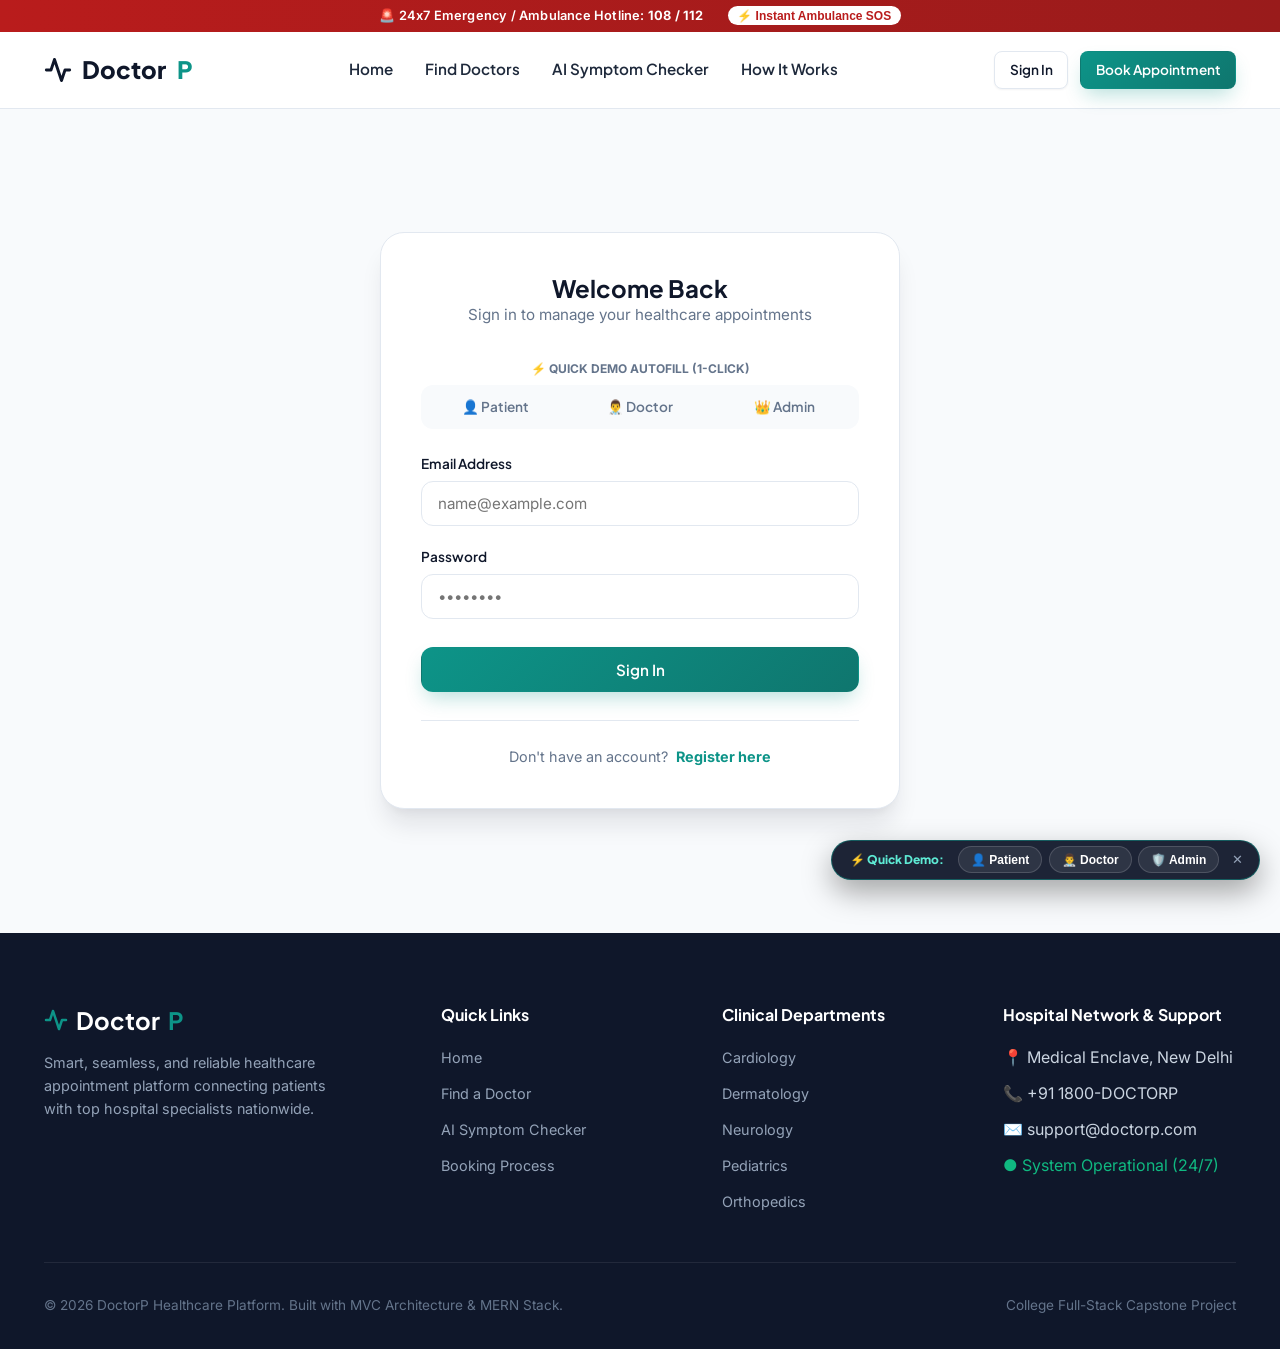
<file: frontend/patient-dashboard.html>
<!DOCTYPE html>
<html lang="en">
<head>
  <meta charset="UTF-8">
  <meta name="viewport" content="width=device-width, initial-scale=1.0">
  <title>Patient Dashboard | DoctorP</title>
  <meta name="description" content="View and manage your upcoming healthcare appointments, digital passes, and consultation history.">
  <link rel="stylesheet" href="css/style.css">
    <link rel="stylesheet" href="css/custom.css">
  <link rel="icon" href="data:image/svg+xml,<svg xmlns='http://www.w3.org/2000/svg' viewBox='0 0 24 24' fill='%230d9488'><path d='M19 10.5h-5.5V5c0-.83-.67-1.5-1.5-1.5s-1.5.67-1.5 1.5v5.5H5c-.83 0-1.5.67-1.5 1.5s.67 1.5 1.5 1.5h5.5V19c0 .83.67 1.5 1.5 1.5s1.5-.67 1.5-1.5v-5.5H19c.83 0 1.5-.67 1.5-1.5s-.67-1.5-1.5-1.5z'/></svg>">
</head>
<body>

  <!-- Dynamic Header Navbar -->
  <header id="main-header"></header>

  <main style="padding: 2.5rem 0 5rem;">
    <div class="container">
      
      <!-- Welcome Header -->
      <div style="display: flex; justify-content: space-between; align-items: center; margin-bottom: 2rem; flex-wrap: wrap; gap: 1rem;">
        <div>
          <h1 style="font-size: 2rem; color: var(--navy-dark); margin-bottom: 0.25rem;">
            Hello, <span id="patient-welcome-name">Patient</span> 👋
          </h1>
          <p style="color: var(--navy-muted);">Track your scheduled consultations, digital check-in passes, and prescriptions.</p>
        </div>
        <div style="display: flex; gap: 0.75rem; flex-wrap: wrap;">
          <button type="button" onclick="openAiRxExplainerDemo()" class="btn btn-sm" style="background: linear-gradient(135deg, #6366f1 0%, #8b5cf6 100%); color: #ffffff; border: none; font-weight: 700; display: inline-flex; align-items: center; gap: 6px; padding: 0.55rem 1rem; border-radius: 8px; box-shadow: 0 4px 12px rgba(99,102,241,0.3); cursor: pointer;">
            ✨ Explain My Rx (AI Copilot)
          </button>
          <a href="doctors.html" class="btn btn-primary">Book New Appointment +</a>
        </div>
      </div>

      <!-- Quick Vitals & Metrics Grid -->
      <div class="metric-cards-grid">
        <div class="metric-card">
          <div class="metric-icon-box" style="background: #e0f2fe; color: #0284c7;">📅</div>
          <div class="metric-info">
            <h3 id="stat-upcoming">0</h3>
            <p>Upcoming Visits</p>
          </div>
        </div>

        <div class="metric-card">
          <div class="metric-icon-box" style="background: #d1fae5; color: #059669;">✓</div>
          <div class="metric-info">
            <h3 id="stat-completed">0</h3>
            <p>Completed Visits</p>
          </div>
        </div>

        <div class="metric-card">
          <div class="metric-icon-box">📊</div>
          <div class="metric-info">
            <h3 id="stat-total">0</h3>
            <p>Total Bookings</p>
          </div>
        </div>

        <!-- Patient Health Profile Card -->
        <div class="metric-card" style="background: linear-gradient(135deg, #f0fdfa 0%, #ffffff 100%); border-color: #99f6e4;">
          <div class="metric-icon-box" style="background: #ccfbf1; color: #0f766e;">❤️</div>
          <div class="metric-info" style="flex: 1;">
            <div style="display: flex; justify-content: space-between; align-items: center;">
              <span style="font-size: 0.8rem; font-weight: 700; color: #0f766e; text-transform: uppercase;">Health Vitals</span>
              <button type="button" onclick="openVitalsModal()" style="background: none; border: none; color: var(--primary); font-size: 0.75rem; font-weight: 700; cursor: pointer; text-decoration: underline;">✏️ Edit</button>
            </div>
            <div style="font-size: 0.85rem; color: var(--navy-dark); font-weight: 600; margin-top: 0.2rem;">
              Blood: <span id="vital-blood-group" style="color: #dc2626;">O+</span> &nbsp;|&nbsp; BP: <span id="vital-bp">120/80</span> &nbsp;|&nbsp; Pulse: <span id="vital-pulse">72 bpm</span>
            </div>
            <div style="font-size: 0.75rem; color: var(--navy-muted);">Sugar: <span id="vital-sugar">98 mg/dL</span> &nbsp;|&nbsp; Allergies: <span id="vital-allergies">None Known</span></div>
          </div>
        </div>
      </div>

      <!-- FEATURE HIGHLIGHT: AI PRESCRIPTION & LAB REPORT EXPLAINER BANNER -->
      <div style="background: linear-gradient(135deg, #f5f3ff 0%, #ede9fe 100%); border: 1.5px solid #c4b5fd; border-radius: var(--radius-lg); padding: 1.25rem 1.5rem; margin-top: 1.75rem; display: flex; justify-content: space-between; align-items: center; flex-wrap: wrap; gap: 1rem; box-shadow: 0 4px 14px rgba(139, 92, 246, 0.1);">
        <div style="display: flex; align-items: center; gap: 1rem;">
          <div style="width: 48px; height: 48px; border-radius: 12px; background: #7c3aed; color: #ffffff; font-size: 1.5rem; display: flex; align-items: center; justify-content: center; box-shadow: 0 4px 10px rgba(124, 58, 237, 0.3); flex-shrink: 0;">
            ✨
          </div>
          <div>
            <h3 style="font-size: 1.05rem; color: #4c1d95; margin: 0; display: flex; align-items: center; gap: 0.5rem; flex-wrap: wrap;">
              AI Prescription & Lab Report Explainer ("Explain in Simple Words")
              <span style="font-size: 0.7rem; background: #7c3aed; color: #ffffff; padding: 0.15rem 0.5rem; border-radius: 12px; font-weight: 700;">NEW FEATURE</span>
            </h3>
            <p style="font-size: 0.85rem; color: #5b21b6; margin: 0.25rem 0 0;">
              Medical jargon jaise <em>"Tab. Telmisartan 40mg OD"</em>, <em>"Essential Hypertension"</em>, ya lab reports ko Hindi & English mein simple bhasha mein samjhein.
            </p>
          </div>
        </div>
        <button type="button" onclick="openAiRxExplainerDemo()" class="btn btn-sm" style="background: #7c3aed; color: #ffffff; border: none; font-weight: 700; padding: 0.55rem 1.1rem; border-radius: 8px; box-shadow: 0 3px 10px rgba(124, 58, 237, 0.35); cursor: pointer; white-space: nowrap;">
          ✨ Open AI Rx Explainer
        </button>
      </div>

      <!-- Appointments List Section -->
      <div style="margin-top: 2rem;">

        <div style="display: flex; justify-content: space-between; align-items: center; margin-bottom: 1.25rem;">
          <h2 style="font-size: 1.4rem; color: var(--navy-dark);">My Scheduled Consultations</h2>
          <span style="font-size: 0.85rem; color: var(--navy-muted);">Real-time status & clinic desk passes</span>
        </div>

        <!-- Filters & Search Toolbar -->
        <div style="display: flex; justify-content: space-between; align-items: center; margin-bottom: 1.25rem; flex-wrap: wrap; gap: 1rem;">
          <div class="tabs-filter-bar">
            <button type="button" class="tab-filter-btn active" onclick="window.filterAppointments('all', this)" id="tab-all">
              All Visits <span class="tab-filter-count" id="count-all">0</span>
            </button>
            <button type="button" class="tab-filter-btn" onclick="window.filterAppointments('upcoming', this)" id="tab-upcoming">
              Upcoming <span class="tab-filter-count" id="count-upcoming">0</span>
            </button>
            <button type="button" class="tab-filter-btn" onclick="window.filterAppointments('completed', this)" id="tab-completed">
              Completed <span class="tab-filter-count" id="count-completed">0</span>
            </button>
            <button type="button" class="tab-filter-btn" onclick="window.filterAppointments('cancelled', this)" id="tab-cancelled">
              Cancelled <span class="tab-filter-count" id="count-cancelled">0</span>
            </button>
          </div>

          <div style="position: relative; min-width: 280px; flex: 1; max-width: 360px;">
            <input type="text" id="appointment-search-input" oninput="window.searchAppointments(this.value)" placeholder="🔍 Search doctor, clinic, or ID..." class="form-control" style="font-size: 0.85rem; padding: 0.55rem 0.95rem; border-radius: 8px; width: 100%;">
          </div>
        </div>

        <div class="table-responsive">
          <table class="custom-table">
            <thead>
              <tr>
                <th>Booking ID</th>
                <th>Doctor & Hospital</th>
                <th>Schedule</th>
                <th>Mode</th>
                <th>Fee</th>
                <th>Status</th>
                <th>Actions</th>
              </tr>
            </thead>
            <tbody id="patient-appointments-table-body">
              <!-- Rendered dynamically via patient-dashboard.js -->
            </tbody>
          </table>
        </div>
      </div>

      <!-- SECTION: MEDICAL RECORDS & LAB VAULT -->
      <div style="margin-top: 3rem; background: #ffffff; border: 1px solid var(--border-light); border-radius: var(--radius-xl); padding: 1.75rem; box-shadow: var(--shadow-sm);">
        <div style="display: flex; justify-content: space-between; align-items: center; margin-bottom: 1.25rem; flex-wrap: wrap; gap: 0.75rem;">
          <div>
            <h2 style="font-size: 1.35rem; color: var(--navy-dark); margin: 0; display: flex; align-items: center; gap: 8px;">
              <span>📁</span> Medical Records & Diagnostic Lab Vault
            </h2>
            <p style="font-size: 0.85rem; color: var(--navy-muted); margin: 0.25rem 0 0;">
              Securely store, organize, and share blood tests, digital X-rays, and diagnostic reports with your doctors.
            </p>
          </div>
          <button type="button" onclick="openUploadRecordModal()" class="btn btn-primary btn-sm" style="display: inline-flex; align-items: center; gap: 6px; font-weight: 700; background: #0284c7;">
            ➕ Upload Medical Record
          </button>
        </div>

        <!-- Filter category pills -->
        <div style="display: flex; gap: 0.5rem; margin-bottom: 1.25rem; flex-wrap: wrap;">
          <button type="button" class="btn btn-secondary btn-sm rec-filter-btn active" onclick="window.filterRecordsByCategory('all', this)" style="border-radius: 9999px; padding: 0.35rem 0.85rem; font-size: 0.8rem; background: #0284c7; color: #fff;">All Records</button>
          <button type="button" class="btn btn-secondary btn-sm rec-filter-btn" onclick="window.filterRecordsByCategory('Lab Report', this)" style="border-radius: 9999px; padding: 0.35rem 0.85rem; font-size: 0.8rem;">🧪 Lab Reports</button>
          <button type="button" class="btn btn-secondary btn-sm rec-filter-btn" onclick="window.filterRecordsByCategory('Radiology / Scan', this)" style="border-radius: 9999px; padding: 0.35rem 0.85rem; font-size: 0.8rem;">🩻 Radiology / X-Rays</button>
          <button type="button" class="btn btn-secondary btn-sm rec-filter-btn" onclick="window.filterRecordsByCategory('Prescription', this)" style="border-radius: 9999px; padding: 0.35rem 0.85rem; font-size: 0.8rem;">💊 Prescriptions</button>
        </div>

        <!-- Records Grid -->
        <div id="patient-records-grid" style="display: grid; grid-template-columns: repeat(auto-fill, minmax(320px, 1fr)); gap: 1rem;">
          <!-- Rendered dynamically -->
        </div>
      </div>

    </div>
  </main>

  <!-- PRINTABLE DIGITAL HOSPITAL PASS MODAL -->
  <div class="modal-overlay" id="hospital-pass-modal">
    <div class="modal-content" style="max-width: 580px;">
      <button class="modal-close-btn" onclick="closePassModal()">✕</button>

      <div class="hospital-pass">
        <div class="hospital-pass-header">
          <div>
            <h3 style="font-size: 1.25rem; color: var(--navy-dark); margin: 0;" id="pass-hospital-name">Super Speciality Hospital</h3>
            <p style="font-size: 0.8rem; color: var(--navy-muted); margin: 0;" id="pass-hospital-address">Medical Enclave, New Delhi</p>
          </div>
          <div class="pass-qr-box">
            <div>
              <div style="font-size: 1.6rem; line-height: 1;">▦</div>
              <div style="font-size: 0.65rem; margin-top: 0.2rem; font-weight: 700;">CHECK-IN</div>
            </div>
          </div>
        </div>

        <div style="display: grid; grid-template-columns: 1fr 1fr; gap: 1rem; margin-bottom: 1rem; font-size: 0.85rem;">
          <div>
            <div style="color: var(--navy-muted); font-size: 0.75rem; text-transform: uppercase;">Appointment ID</div>
            <strong style="color: var(--primary); font-family: monospace; font-size: 1rem;" id="pass-apt-id">APT-20261025-0000</strong>
          </div>
          <div>
            <div style="color: var(--navy-muted); font-size: 0.75rem; text-transform: uppercase;">Consultation Mode</div>
            <strong style="color: var(--navy-dark);" id="pass-mode">In-Clinic Visit</strong>
          </div>
        </div>

        <div style="display: grid; grid-template-columns: 1fr 1fr; gap: 1rem; margin-bottom: 1rem; font-size: 0.85rem; border-top: 1px dashed var(--border-light); padding-top: 0.75rem;">
          <div>
            <div style="color: var(--navy-muted); font-size: 0.75rem; text-transform: uppercase;">Patient Name</div>
            <strong style="color: var(--navy-dark);" id="pass-patient-name">Rahul Sharma</strong>
            <div style="font-size: 0.75rem; color: var(--navy-muted);" id="pass-patient-demographics">Male • 28 yrs</div>
          </div>
          <div>
            <div style="color: var(--navy-muted); font-size: 0.75rem; text-transform: uppercase;">Attending Clinician</div>
            <strong style="color: var(--navy-dark);" id="pass-doc-name">Dr. Rajesh Sharma</strong>
            <div style="font-size: 0.75rem; color: var(--navy-muted);" id="pass-doc-reg">Cardiology</div>
          </div>
        </div>

        <div style="background: var(--navy-light); padding: 0.85rem; border-radius: var(--radius-sm); margin-bottom: 1rem; font-size: 0.85rem;">
          <div style="display: flex; justify-content: space-between;">
            <span style="color: var(--navy-muted);">Appointment Schedule:</span>
            <strong style="color: var(--navy-dark);" id="pass-schedule">2026-10-30 at 10:00</strong>
          </div>
          <div style="display: flex; justify-content: space-between; margin-top: 0.35rem;">
            <span style="color: var(--navy-muted);">Consultation Fee Status:</span>
            <strong style="color: #059669;" id="pass-fee">₹850 (Confirmed)</strong>
          </div>
        </div>

        <div style="font-size: 0.75rem; color: var(--navy-muted); line-height: 1.5; border-top: 1px solid var(--border-light); padding-top: 0.75rem;">
          ℹ️ <strong>Instructions:</strong> Present this pass at the reception desk 15 minutes prior to appointment. If it is a Video Consultation, join from the dashboard 5 minutes before scheduled time.
        </div>
      </div>

      <div style="display: flex; gap: 0.75rem; justify-content: center; margin-top: 1.5rem; flex-wrap: wrap;">
        <button onclick="window.print()" class="btn btn-primary">🖨️ Print / Save Pass (PDF)</button>
        <button type="button" onclick="window.sharePassToWhatsApp()" class="btn btn-sm" style="background: #25D366; color: #ffffff; border: none; font-weight: 700; display: inline-flex; align-items: center; gap: 4px; padding: 0.45rem 0.85rem; cursor: pointer; border-radius: 6px;">
          📲 WhatsApp Pass
        </button>
        <button type="button" onclick="window.downloadIcsCalendar()" class="btn btn-sm" style="background: #0284c7; color: #ffffff; border: none; font-weight: 700; display: inline-flex; align-items: center; gap: 4px; padding: 0.45rem 0.85rem; cursor: pointer; border-radius: 6px;">
          📅 Add to Calendar (.ics)
        </button>
        <button onclick="closePassModal()" class="btn btn-secondary">Close</button>
      </div>
    </div>
  </div>

  <!-- AUTHENTIC HOSPITAL PRESCRIPTION (Rx) SLIP MODAL -->
  <div class="modal-overlay" id="rx-modal">
    <div class="modal-content" style="max-width: 720px; padding: 0; overflow: hidden;">
      <button class="modal-close-btn" onclick="closeRxModal()" style="top: 1rem; right: 1rem; z-index: 10;">✕</button>

      <div class="hospital-prescription-slip" id="hospital-rx-slip">
        <!-- Hospital Header -->
        <div class="rx-letterhead">
          <div>
            <div class="rx-hospital-name" id="rx-hospital-header">Max Super Speciality Hospital</div>
            <div class="rx-hospital-tagline">NABH Accredited Tertiary Healthcare & Research Centre</div>
            <div style="font-size: 0.75rem; color: var(--navy-muted); margin-top: 0.2rem;" id="rx-hospital-addr">1, 2, Press Enclave Marg, Saket, New Delhi</div>
          </div>
          <div class="rx-doctor-credentials">
            <h4 style="font-size: 1.1rem; color: var(--navy-dark); margin: 0;" id="rx-doc-name">Dr. Rajesh Sharma</h4>
            <div style="font-size: 0.8rem; color: var(--primary); font-weight: 700;" id="rx-doc-qual">MBBS, MD, DM (Cardiology - AIIMS)</div>
            <div style="font-size: 0.75rem; color: var(--navy-muted); font-family: monospace;" id="rx-doc-reg">Reg: DMC-24819-A</div>
          </div>
        </div>

        <!-- Patient Info Bar -->
        <div class="rx-patient-bar">
          <div>
            <span style="color: var(--navy-muted); font-size: 0.75rem; text-transform: uppercase;">Patient Name:</span>
            <div style="font-weight: 700;" id="rx-patient-name-val">Rahul Sharma</div>
          </div>
          <div>
            <span style="color: var(--navy-muted); font-size: 0.75rem; text-transform: uppercase;">Age / Gender:</span>
            <div style="font-weight: 700;" id="rx-patient-age-val">28 Yrs / Male</div>
          </div>
          <div>
            <span style="color: var(--navy-muted); font-size: 0.75rem; text-transform: uppercase;">Date & Slip No:</span>
            <div style="font-weight: 700;" id="rx-slip-date-val">2026-10-25</div>
          </div>
          <div>
            <span style="color: var(--navy-muted); font-size: 0.75rem; text-transform: uppercase;">Recorded BP:</span>
            <div style="font-weight: 700; color: #dc2626;" id="rx-patient-bp-val">120/80 mmHg</div>
          </div>
        </div>

        <!-- Diagnosis & Chief Complaints -->
        <div style="margin-bottom: 1.25rem;">
          <div style="font-size: 0.8rem; font-weight: 700; color: var(--navy-muted); text-transform: uppercase; margin-bottom: 0.25rem;">
            Clinical Assessment & Diagnosis
          </div>
          <div style="font-size: 0.95rem; font-weight: 600; color: var(--navy-dark);" id="rx-notes-text">
            Essential Hypertension • Mild Retrosternal Chest Discomfort on Exertion
          </div>
        </div>

        <!-- Rx Prescription Content -->
        <div class="rx-symbol">℞</div>
        <div style="background: #fafafa; border: 1px solid var(--border-light); border-radius: var(--radius-sm); padding: 1rem; margin-bottom: 1.25rem;">
          <div style="font-size: 0.95rem; line-height: 1.7; color: var(--navy-dark); font-family: 'Courier New', monospace; white-space: pre-wrap;" id="rx-prescription-text">
1. Tab. Ecosprin 75mg — 0 - 1 - 0 (After Lunch) — 30 Days
2. Tab. Telmisartan 40mg — 1 - 0 - 0 (After Breakfast) — 30 Days
3. Tab. Atorvastatin 20mg — 0 - 0 - 1 (At Bedtime) — 30 Days
          </div>
        </div>

        <!-- Advice & Followup -->
        <div style="display: grid; grid-template-columns: 1fr 1fr; gap: 1rem; font-size: 0.85rem; border-top: 1px dashed var(--border-light); padding-top: 0.75rem; margin-bottom: 2rem;">
          <div>
            <span style="font-weight: 700; color: var(--navy-dark);">Advised Lab Tests:</span>
            <div style="color: var(--navy-muted); margin-top: 0.2rem;">Lipid Profile, 12-Lead ECG, Serum Creatinine</div>
          </div>
          <div>
            <span style="font-weight: 700; color: var(--navy-dark);">Review Follow-Up:</span>
            <div style="color: var(--navy-muted); margin-top: 0.2rem;">Review with blood work after 2 weeks or SOS</div>
          </div>
        </div>

        <!-- Doctor Signature & Stamp -->
        <div style="display: flex; justify-content: flex-end; align-items: flex-end; margin-top: 1rem;">
          <div style="text-align: center;">
            <div style="font-family: 'Brush Script MT', cursive; font-size: 1.6rem; color: #0284c7; transform: rotate(-3deg);">
              Dr. R. Sharma
            </div>
            <div style="border-top: 1px solid var(--navy-slate); width: 140px; margin-top: 0.2rem;"></div>
            <div style="font-size: 0.7rem; color: var(--navy-muted); font-weight: 700; margin-top: 0.2rem;">
              Verified Digital Signature
            </div>
          </div>
        </div>

        <div class="rx-stamp-seal">
          HOSPITAL OPD<br>VERIFIED & DISPENSED
        </div>
      </div>

      <!-- AI PRESCRIPTION & LAB REPORT EXPLAINER CARD -->
      <div id="rx-ai-explainer-card" style="display: none; background: #f8fafc; border-top: 2px solid #8b5cf6; padding: 1.25rem 1.5rem; max-height: 380px; overflow-y: auto;">
        <div style="display: flex; justify-content: space-between; align-items: center; margin-bottom: 0.75rem;">
          <div style="display: flex; align-items: center; gap: 0.5rem;">
            <span style="font-size: 1.25rem;">✨</span>
            <strong style="color: #6b21a8; font-size: 1rem;">AI Medical Copilot (Explain in Simple Words)</strong>
          </div>
          <div style="display: flex; gap: 0.4rem;">
            <button type="button" id="btn-ai-lang-en" onclick="window.setAiExplainerLang('en')" class="btn btn-sm" style="background: #7c3aed; color: #fff; font-size: 0.75rem; padding: 0.2rem 0.6rem; border: none; cursor: pointer;">English</button>
            <button type="button" id="btn-ai-lang-hi" onclick="window.setAiExplainerLang('hi')" class="btn btn-sm" style="background: #e2e8f0; color: #334155; font-size: 0.75rem; padding: 0.2rem 0.6rem; border: none; cursor: pointer;">हिंदी (Hinglish)</button>
          </div>
        </div>

        <div id="ai-explainer-content" style="font-size: 0.85rem; line-height: 1.6; color: #334155;"></div>

        <div style="margin-top: 1rem; border-top: 1px solid #e2e8f0; padding-top: 0.75rem; display: flex; gap: 0.5rem;">
          <input type="text" id="ai-user-rx-question" class="form-control" placeholder="Ask AI: e.g. Can I take this with food? Or any precautions?" style="font-size: 0.8rem; flex: 1;">
          <button type="button" onclick="window.askAiRxQuestion()" class="btn btn-primary btn-sm" style="background: #7c3aed; border: none; cursor: pointer;">Ask Copilot</button>
        </div>
      </div>

      <div style="background: #f8fafc; border-top: 1px solid var(--border-light); padding: 1rem 1.5rem; display: flex; justify-content: space-between; align-items: center; flex-wrap: wrap; gap: 0.75rem;">
        <button type="button" onclick="window.toggleAiRxExplainer()" class="btn btn-sm" style="background: linear-gradient(135deg, #6366f1 0%, #8b5cf6 100%); color: #ffffff; border: none; font-weight: 700; display: inline-flex; align-items: center; gap: 6px; padding: 0.45rem 0.85rem; cursor: pointer; border-radius: 6px; box-shadow: 0 2px 6px rgba(124,58,237,0.3);">
          ✨ Explain My Rx in Simple Words (AI)
        </button>
        <div style="display: flex; gap: 0.75rem;">
          <button onclick="window.print()" class="btn btn-primary btn-sm">🖨️ Print Prescription (PDF)</button>
          <button onclick="closeRxModal()" class="btn btn-secondary btn-sm">Close</button>
        </div>
      </div>
    </div>
  </div>

  <!-- SMART REVIEW MODAL (Feature 4) -->
  <div class="modal-overlay" id="review-modal">
    <div class="modal-content">
      <button class="modal-close-btn" id="btn-close-review-modal">✕</button>

      <div style="display: flex; align-items: center; gap: 0.75rem; margin-bottom: 1.25rem;">
        <div style="width: 44px; height: 44px; border-radius: 50%; background: #fef3c7; color: #d97706; display: flex; align-items: center; justify-content: center; font-size: 1.5rem;">
          ⭐
        </div>
        <div>
          <h3 style="font-size: 1.25rem; color: var(--navy-dark); margin: 0;">Review Your Visit</h3>
          <p style="font-size: 0.85rem; color: var(--navy-muted); margin: 0;">With <strong id="review-doc-name">Dr. Name</strong></p>
        </div>
      </div>

      <form id="review-form">
        <div class="form-group">
          <label class="form-label" for="review-rating">Overall Rating</label>
          <select id="review-rating" class="form-control" required style="font-size: 1.05rem;">
            <option value="5">★★★★★ — 5 Stars (Exceptional Care)</option>
            <option value="4">★★★★☆ — 4 Stars (Very Good)</option>
            <option value="3">★★★☆☆ — 3 Stars (Average)</option>
            <option value="2">★★☆☆☆ — 2 Stars (Below Expectations)</option>
            <option value="1">★☆☆☆☆ — 1 Star (Poor)</option>
          </select>
        </div>

        <div class="form-group">
          <label class="form-label" for="review-text">Written Feedback</label>
          <textarea id="review-text" class="form-control" placeholder="Describe the doctor's communication, diagnosis, and medical advice..." rows="4"></textarea>
        </div>

        <button type="submit" class="btn btn-primary" style="width: 100%;">
          Submit Review
        </button>
      </form>
    </div>
  </div>

  <!-- PATIENT VITALS EDITOR MODAL -->
  <div class="modal-overlay" id="vitals-modal">
    <div class="modal-content" style="max-width: 440px;">
      <button class="modal-close-btn" onclick="closeVitalsModal()">✕</button>

      <h3 style="font-size: 1.25rem; color: var(--navy-dark); margin-bottom: 0.5rem;">Update Health Vitals</h3>
      <p style="font-size: 0.85rem; color: var(--navy-muted); margin-bottom: 1.25rem;">Keep your physiological records current for your attending doctor.</p>

      <form id="vitals-form">
        <div style="display: grid; grid-template-columns: 1fr 1fr; gap: 0.75rem;">
          <div class="form-group">
            <label class="form-label" for="edit-blood-group">Blood Group</label>
            <select id="edit-blood-group" class="form-control">
              <option value="O+">O+</option>
              <option value="A+">A+</option>
              <option value="B+">B+</option>
              <option value="AB+">AB+</option>
              <option value="O-">O-</option>
              <option value="A-">A-</option>
              <option value="B-">B-</option>
              <option value="AB-">AB-</option>
            </select>
          </div>
          <div class="form-group">
            <label class="form-label" for="edit-bp">Blood Pressure</label>
            <input type="text" id="edit-bp" class="form-control" placeholder="e.g. 120/80">
          </div>
        </div>

        <div style="display: grid; grid-template-columns: 1fr 1fr; gap: 0.75rem;">
          <div class="form-group">
            <label class="form-label" for="edit-pulse">Pulse (bpm)</label>
            <input type="text" id="edit-pulse" class="form-control" placeholder="e.g. 72">
          </div>
          <div class="form-group">
            <label class="form-label" for="edit-sugar">Fasting Sugar</label>
            <input type="text" id="edit-sugar" class="form-control" placeholder="e.g. 98 mg/dL">
          </div>
        </div>

        <div class="form-group">
          <label class="form-label" for="edit-allergies">Known Allergies</label>
          <input type="text" id="edit-allergies" class="form-control" placeholder="e.g. Penicillin, Peanuts (or None)">
        </div>

        <button type="submit" class="btn btn-primary" style="width: 100%;">Save Vitals</button>
      </form>
    </div>
  </div>

  <!-- MODAL: UPLOAD NEW MEDICAL RECORD -->
  <div class="modal-overlay" id="upload-record-modal">
    <div class="modal-content" style="max-width: 540px;">
      <button class="modal-close-btn" onclick="closeUploadRecordModal()">✕</button>

      <div style="display: flex; align-items: center; gap: 0.75rem; margin-bottom: 1.25rem;">
        <div style="width: 44px; height: 44px; border-radius: 50%; background: #e0f2fe; color: #0284c7; display: flex; align-items: center; justify-content: center; font-size: 1.4rem;">
          📄
        </div>
        <div>
          <h3 style="font-size: 1.25rem; color: var(--navy-dark); margin: 0;">Upload Medical Document</h3>
          <p style="font-size: 0.85rem; color: var(--navy-muted); margin: 0;">Add diagnostic reports, blood test scans, or past prescriptions.</p>
        </div>
      </div>

      <form id="form-upload-record">
        <div class="form-group">
          <label class="form-label" for="rec-title">Document / Report Title</label>
          <input type="text" id="rec-title" class="form-control" placeholder="e.g. Complete Blood Count (CBC) Panel" required>
        </div>

        <div style="display: grid; grid-template-columns: 1fr 1fr; gap: 0.75rem;">
          <div class="form-group">
            <label class="form-label" for="rec-type">Record Category</label>
            <select id="rec-type" class="form-control">
              <option value="Lab Report">Lab Report (Blood, Urine, etc.)</option>
              <option value="Radiology / Scan">Radiology / X-Ray / MRI</option>
              <option value="Prescription">Prescription</option>
              <option value="Discharge Summary">Discharge Summary</option>
              <option value="Vaccination">Vaccination Record</option>
              <option value="Other">Other Medical File</option>
            </select>
          </div>
          <div class="form-group">
            <label class="form-label" for="rec-date">Test Date</label>
            <input type="date" id="rec-date" class="form-control" required>
          </div>
        </div>

        <div class="form-group">
          <label class="form-label" for="rec-facility">Diagnostic Lab / Hospital Facility</label>
          <input type="text" id="rec-facility" class="form-control" placeholder="e.g. Dr. Lal PathLabs, Max Healthcare" value="Apollo Diagnostics & Health Labs">
        </div>

        <div class="form-group">
          <label class="form-label" for="rec-summary">Key Diagnostic Findings / Summary</label>
          <textarea id="rec-summary" class="form-control" rows="2" placeholder="e.g. Cholesterol within normal range, HbA1c 5.4%, Normal sinus rhythm"></textarea>
        </div>

        <button type="submit" class="btn btn-primary" style="width: 100%; margin-top: 0.5rem; background: #0284c7;">
          Save to Medical Vault
        </button>
      </form>
    </div>
  </div>

  <!-- Dynamic Footer -->
  <footer id="main-footer"></footer>

  <!-- Scripts -->
  <script src="js/config.js"></script>
  <script src="js/api.js"></script>
  <script src="js/auth.js"></script>
  <script src="js/navbar.js"></script>
  <script src="js/telehealth.js"></script>
  <script src="js/prescription.js"></script>
  <script src="js/calendar.js"></script>
  <script src="js/patient-dashboard.js"></script>
</body>
</html>
</file>
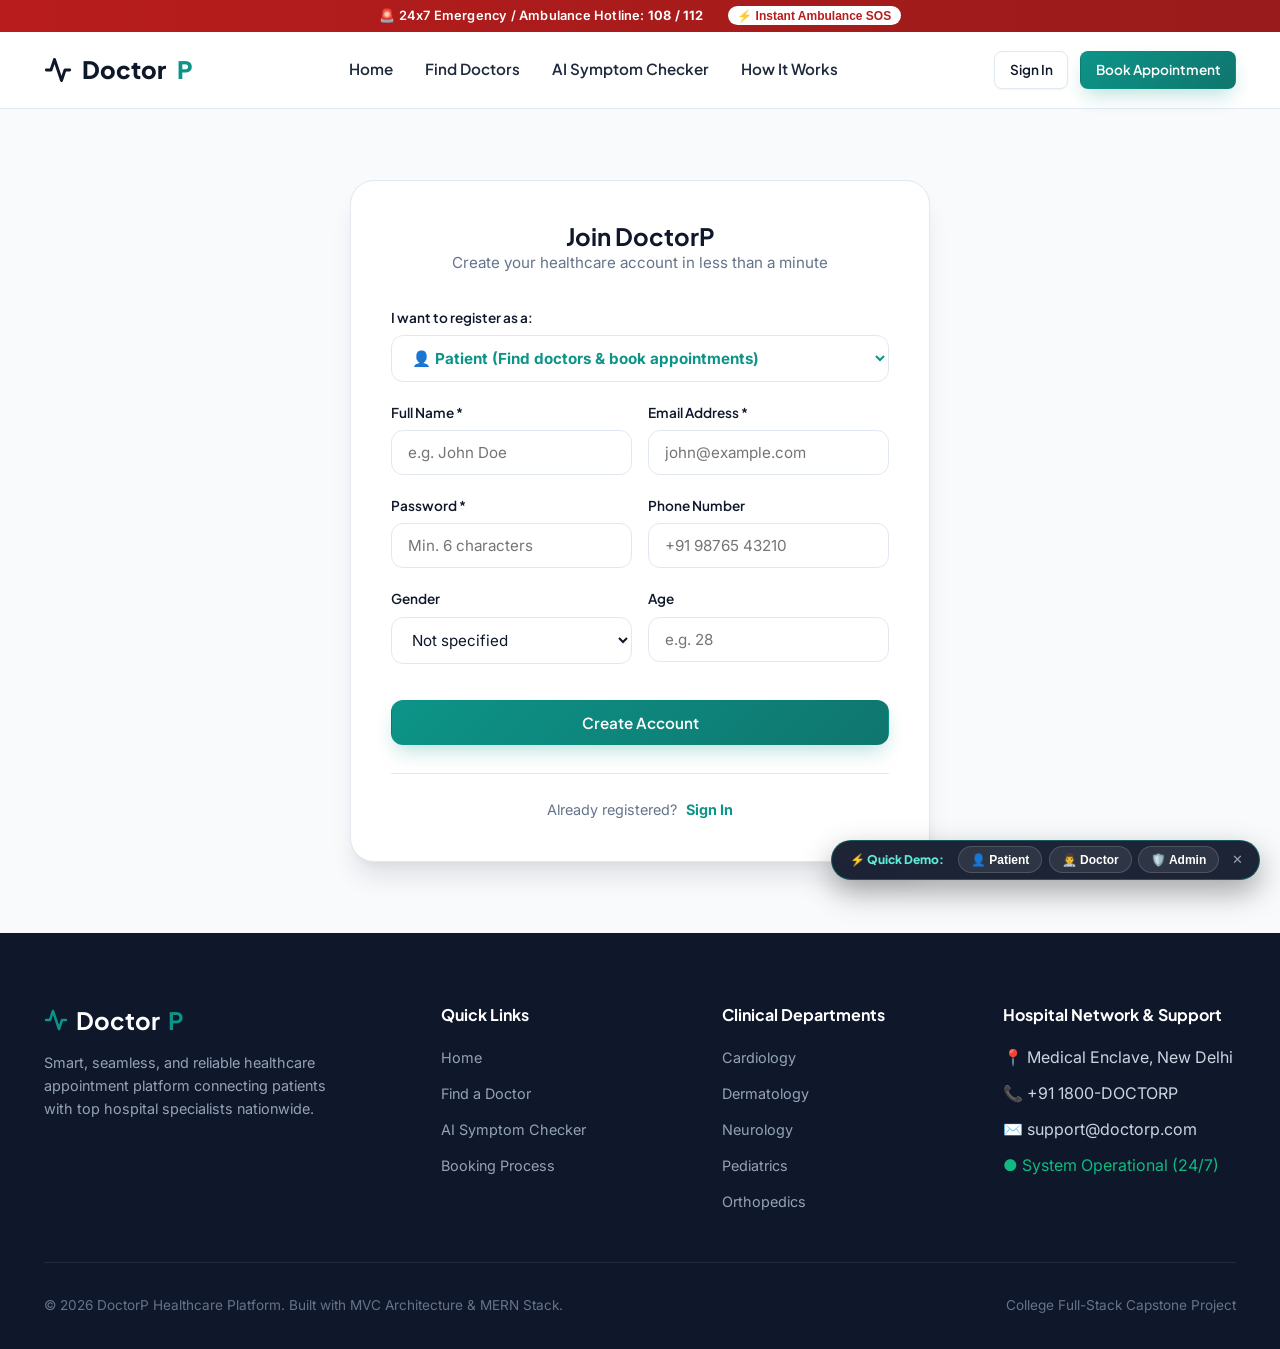
<file: frontend/register.html>
<!DOCTYPE html>
<html lang="en">
<head>
  <meta charset="UTF-8">
  <meta name="viewport" content="width=device-width, initial-scale=1.0">
  <title>Create an Account | DoctorP</title>
  <meta name="description" content="Register as a patient or medical doctor to manage appointments effortlessly.">
  <link rel="stylesheet" href="css/style.css">
  <link rel="icon" href="data:image/svg+xml,<svg xmlns='http://www.w3.org/2000/svg' viewBox='0 0 24 24' fill='%230d9488'><path d='M19 10.5h-5.5V5c0-.83-.67-1.5-1.5-1.5s-1.5.67-1.5 1.5v5.5H5c-.83 0-1.5.67-1.5 1.5s.67 1.5 1.5 1.5h5.5V19c0 .83.67 1.5 1.5 1.5s1.5-.67 1.5-1.5v-5.5H19c.83 0 1.5-.67 1.5-1.5s-.67-1.5-1.5-1.5z'/></svg>">
</head>
<body>

  <!-- Dynamic Header Navbar -->
  <header id="main-header"></header>

  <main class="auth-wrapper">
    <div class="auth-card" style="max-width: 580px;">
      <div class="auth-header">
        <h2 style="color: var(--navy-dark);">Join DoctorP</h2>
        <p style="color: var(--navy-muted); font-size: 0.95rem;">Create your healthcare account in less than a minute</p>
      </div>

      <form id="register-form">
        <!-- Account Type -->
        <div class="form-group">
          <label class="form-label" for="reg-role">I want to register as a:</label>
          <select id="reg-role" class="form-control" style="font-weight: 700; color: var(--primary);">
            <option value="patient">👤 Patient (Find doctors & book appointments)</option>
            <option value="doctor">👨‍⚕️ Medical Doctor (Manage schedule & consultations)</option>
          </select>
        </div>

        <div style="display: grid; grid-template-columns: 1fr 1fr; gap: 1rem;">
          <div class="form-group">
            <label class="form-label" for="reg-name">Full Name *</label>
            <input type="text" id="reg-name" class="form-control" placeholder="e.g. John Doe" required>
          </div>

          <div class="form-group">
            <label class="form-label" for="reg-email">Email Address *</label>
            <input type="email" id="reg-email" class="form-control" placeholder="john@example.com" required>
          </div>
        </div>

        <div style="display: grid; grid-template-columns: 1fr 1fr; gap: 1rem;">
          <div class="form-group">
            <label class="form-label" for="reg-password">Password *</label>
            <input type="password" id="reg-password" class="form-control" placeholder="Min. 6 characters" required minlength="6">
          </div>

          <div class="form-group">
            <label class="form-label" for="reg-phone">Phone Number</label>
            <input type="tel" id="reg-phone" class="form-control" placeholder="+91 98765 43210">
          </div>
        </div>

        <div style="display: grid; grid-template-columns: 1fr 1fr; gap: 1rem;">
          <div class="form-group">
            <label class="form-label" for="reg-gender">Gender</label>
            <select id="reg-gender" class="form-control">
              <option value="Not specified">Not specified</option>
              <option value="Male">Male</option>
              <option value="Female">Female</option>
              <option value="Other">Other</option>
            </select>
          </div>

          <div class="form-group">
            <label class="form-label" for="reg-age">Age</label>
            <input type="number" id="reg-age" class="form-control" placeholder="e.g. 28" min="1" max="120">
          </div>
        </div>

        <!-- DOCTOR-SPECIFIC PROFILE FIELDS (Visible only when role = doctor) -->
        <div id="doctor-specific-fields" style="display: none; background: var(--navy-light); padding: 1.25rem; border-radius: var(--radius-lg); border: 1px solid var(--border-light); margin: 1.25rem 0;">
          <div style="font-weight: 700; color: var(--navy-dark); font-size: 0.95rem; margin-bottom: 0.75rem;">
            👨‍⚕️ Doctor Professional Credentials
          </div>

          <div style="display: grid; grid-template-columns: 1fr 1fr; gap: 1rem;">
            <div class="form-group">
              <label class="form-label" for="reg-specialty">Specialization *</label>
              <select id="reg-specialty" class="form-control">
                <option value="General Medicine">General Medicine</option>
                <option value="Cardiology">Cardiology</option>
                <option value="Dermatology">Dermatology</option>
                <option value="Neurology">Neurology</option>
                <option value="Pediatrics">Pediatrics</option>
                <option value="Orthopedics">Orthopedics</option>
              </select>
            </div>

            <div class="form-group">
              <label class="form-label" for="reg-qualifications">Qualifications</label>
              <input type="text" id="reg-qualifications" class="form-control" placeholder="MBBS, MD, MS">
            </div>
          </div>

          <div style="display: grid; grid-template-columns: 1fr 1fr 1fr; gap: 1rem;">
            <div class="form-group">
              <label class="form-label" for="reg-experience">Years Exp.</label>
              <input type="number" id="reg-experience" class="form-control" placeholder="e.g. 8" min="0">
            </div>

            <div class="form-group">
              <label class="form-label" for="reg-fee">Fee (₹)</label>
              <input type="number" id="reg-fee" class="form-control" placeholder="e.g. 600" min="0" step="50">
            </div>

            <div class="form-group">
              <label class="form-label" for="reg-city">City</label>
              <input type="text" id="reg-city" class="form-control" placeholder="e.g. New Delhi">
            </div>
          </div>

          <div class="form-group" style="margin-bottom: 0;">
            <label class="form-label" for="reg-clinic">Clinic / Hospital Name</label>
            <input type="text" id="reg-clinic" class="form-control" placeholder="e.g. Apollo Clinic">
          </div>
        </div>

        <button type="submit" id="btn-submit-register" class="btn btn-primary" style="width: 100%; margin-top: 1rem;">
          Create Account
        </button>
      </form>

      <div style="text-align: center; margin-top: 1.75rem; padding-top: 1.5rem; border-top: 1px solid var(--border-light); font-size: 0.9rem;">
        <span style="color: var(--navy-muted);">Already registered?</span>
        <a href="login.html" style="font-weight: 700; margin-left: 0.3rem;">Sign In</a>
      </div>
    </div>
  </main>

  <!-- Dynamic Footer -->
  <footer id="main-footer"></footer>

  <!-- Scripts -->
  <script src="js/config.js"></script>
  <script src="js/api.js"></script>
  <script src="js/auth.js"></script>
  <script src="js/navbar.js"></script>
  <script src="js/register.js"></script>
</body>
</html>
</file>
<file: frontend/css/style.css>
/* ==========================================================================
   DOCTORP - PREMIUM HEALTHCARE DESIGN SYSTEM
   Modern, Clean, Responsive HTML/CSS/JS Frontend
   ========================================================================== */

@import url('https://fonts.googleapis.com/css2?family=Plus+Jakarta+Sans:wght@300;400;500;600;700;800&family=Inter:wght@300;400;500;600;700&display=swap');

:root {
  /* Core Color Palette */
  --primary: #0d9488;          /* Vibrant Medical Teal */
  --primary-hover: #0f766e;
  --primary-light: #ccfbf1;
  --primary-glow: rgba(13, 148, 136, 0.25);
  
  --secondary: #0284c7;        /* Medical Cyan / Blue */
  --secondary-hover: #0369a1;
  --secondary-light: #e0f2fe;

  --navy-dark: #0f172a;        /* Deep Navy Blue for Titles */
  --navy-slate: #1e293b;       /* Slate Navy for Body */
  --navy-muted: #64748b;       /* Muted text */
  --navy-light: #f8fafc;       /* Light neutral background */

  /* Neutral Surface Colors */
  --bg-body: #f8fafc;
  --bg-card: #ffffff;
  --bg-glass: rgba(255, 255, 255, 0.85);
  --border-light: #e2e8f0;
  --border-focus: #0d9488;

  /* Status Colors */
  --success: #10b981;
  --success-light: #d1fae5;
  --warning: #f59e0b;
  --warning-light: #fef3c7;
  --danger: #ef4444;
  --danger-light: #fee2e2;
  --info: #3b82f6;
  --info-light: #dbeafe;

  /* Shadows */
  --shadow-sm: 0 1px 2px 0 rgba(15, 23, 42, 0.05);
  --shadow-md: 0 4px 6px -1px rgba(15, 23, 42, 0.08), 0 2px 4px -2px rgba(15, 23, 42, 0.05);
  --shadow-lg: 0 10px 15px -3px rgba(15, 23, 42, 0.08), 0 4px 6px -4px rgba(15, 23, 42, 0.04);
  --shadow-xl: 0 20px 25px -5px rgba(15, 23, 42, 0.1), 0 8px 10px -6px rgba(15, 23, 42, 0.05);
  --shadow-teal: 0 10px 20px -5px rgba(13, 148, 136, 0.3);

  /* Typography */
  --font-heading: 'Plus Jakarta Sans', sans-serif;
  --font-body: 'Inter', sans-serif;

  /* Border Radius */
  --radius-sm: 8px;
  --radius-md: 12px;
  --radius-lg: 16px;
  --radius-xl: 24px;
  --radius-full: 9999px;

  /* Transitions */
  --transition: all 0.25s cubic-bezier(0.4, 0, 0.2, 1);
}

/* Base Styles */
*, *::before, *::after {
  box-sizing: border-box;
  margin: 0;
  padding: 0;
}

html {
  scroll-behavior: smooth;
  font-size: 16px;
}

body {
  font-family: var(--font-body);
  background-color: var(--bg-body);
  color: var(--navy-slate);
  line-height: 1.6;
  -webkit-font-smoothing: antialiased;
  min-height: 100vh;
  display: flex;
  flex-direction: column;
}

h1, h2, h3, h4, h5, h6 {
  font-family: var(--font-heading);
  color: var(--navy-dark);
  font-weight: 700;
  line-height: 1.25;
}

p {
  color: var(--navy-muted);
}

a {
  color: var(--primary);
  text-decoration: none;
  transition: var(--transition);
}

a:hover {
  color: var(--primary-hover);
}

img {
  max-width: 100%;
  height: auto;
  display: block;
}

/* Container */
.container {
  width: 100%;
  max-width: 1240px;
  margin: 0 auto;
  padding: 0 1.5rem;
}

/* ==========================================================================
   BUTTONS & CONTROLS
   ========================================================================== */
.btn {
  display: inline-flex;
  align-items: center;
  justify-content: center;
  gap: 0.5rem;
  padding: 0.75rem 1.5rem;
  font-family: var(--font-heading);
  font-size: 0.95rem;
  font-weight: 600;
  border-radius: var(--radius-md);
  border: 1px solid transparent;
  cursor: pointer;
  transition: var(--transition);
  text-decoration: none;
  white-space: nowrap;
}

.btn-primary {
  background: linear-gradient(135deg, var(--primary) 0%, #0f766e 100%);
  color: #ffffff;
  box-shadow: var(--shadow-teal);
}

.btn-primary:hover {
  background: linear-gradient(135deg, #0f766e 0%, #115e59 100%);
  color: #ffffff;
  transform: translateY(-2px);
  box-shadow: 0 12px 24px -6px rgba(13, 148, 136, 0.4);
}

.btn-secondary {
  background: #ffffff;
  color: var(--navy-dark);
  border: 1px solid var(--border-light);
  box-shadow: var(--shadow-sm);
}

.btn-secondary:hover {
  background: var(--navy-light);
  border-color: #cbd5e1;
  color: var(--primary);
  transform: translateY(-1px);
}

.btn-outline {
  background: transparent;
  color: var(--primary);
  border: 1.5px solid var(--primary);
}

.btn-outline:hover {
  background: var(--primary-light);
  color: var(--primary-hover);
}

.btn-sm {
  padding: 0.45rem 0.9rem;
  font-size: 0.85rem;
  border-radius: var(--radius-sm);
}

.btn-lg {
  padding: 0.95rem 2rem;
  font-size: 1.05rem;
  border-radius: var(--radius-md);
}

.btn-danger {
  background: #ef4444;
  color: #ffffff;
}

.btn-danger:hover {
  background: #dc2626;
  color: #ffffff;
}

.btn-success {
  background: #10b981;
  color: #ffffff;
}

.btn-success:hover {
  background: #059669;
  color: #ffffff;
}

/* ==========================================================================
   NAVIGATION BAR
   ========================================================================== */
.header-navbar {
  position: sticky;
  top: 0;
  z-index: 1000;
  background: rgba(255, 255, 255, 0.94);
  backdrop-filter: blur(12px);
  -webkit-backdrop-filter: blur(12px);
  border-bottom: 1px solid var(--border-light);
  transition: var(--transition);
}

/* Doctor Dashboard — Teal-themed navbar */
body.role-doctor .header-navbar {
  background: rgba(10, 78, 74, 0.97);
  backdrop-filter: blur(12px);
  -webkit-backdrop-filter: blur(12px);
  border-bottom: 1px solid rgba(5, 150, 105, 0.35);
  box-shadow: 0 2px 16px rgba(13, 148, 136, 0.25);
}

body.role-doctor .brand-logo {
  color: #ccfbf1;
}

body.role-doctor .brand-badge {
  color: #5eead4;
}

body.role-doctor .nav-links a {
  color: #a7f3d0;
}

body.role-doctor .nav-links a:hover,
body.role-doctor .nav-links a.active {
  color: #5eead4;
}

body.role-doctor .nav-links a.active::after {
  background: #5eead4;
}

body.role-doctor .user-profile-menu {
  background: rgba(255, 255, 255, 0.12);
  border-color: rgba(94, 234, 212, 0.3);
}

body.role-doctor .user-name {
  color: #ffffff;
}

body.role-doctor .mobile-nav-toggle {
  color: #ccfbf1;
}

/* Admin Dashboard — Deep navy-themed navbar */
body.role-admin .header-navbar {
  background: rgba(15, 23, 42, 0.98);
  backdrop-filter: blur(12px);
  -webkit-backdrop-filter: blur(12px);
  border-bottom: 1px solid rgba(255, 255, 255, 0.08);
  box-shadow: 0 2px 16px rgba(0, 0, 0, 0.4);
}

body.role-admin .brand-logo {
  color: #f1f5f9;
}

body.role-admin .brand-badge {
  color: #fbbf24;
}

body.role-admin .nav-links a {
  color: #94a3b8;
}

body.role-admin .nav-links a:hover,
body.role-admin .nav-links a.active {
  color: #fbbf24;
}

body.role-admin .nav-links a.active::after {
  background: #fbbf24;
}

body.role-admin .user-profile-menu {
  background: rgba(255, 255, 255, 0.07);
  border-color: rgba(255, 255, 255, 0.15);
}

body.role-admin .user-name {
  color: #ffffff;
}

body.role-admin .mobile-nav-toggle {
  color: #f1f5f9;
}

.nav-container {
  display: flex;
  align-items: center;
  justify-content: space-between;
  height: 76px;
}

.brand-logo {
  display: flex;
  align-items: center;
  gap: 0.65rem;
  font-family: var(--font-heading);
  font-size: 1.5rem;
  font-weight: 800;
  color: var(--navy-dark);
  text-decoration: none;
}

.brand-badge {
  color: var(--primary);
}

.nav-links {
  display: flex;
  align-items: center;
  list-style: none;
  gap: 2rem;
}

.nav-links a {
  font-family: var(--font-heading);
  font-weight: 600;
  font-size: 0.95rem;
  color: var(--navy-slate);
  position: relative;
  padding: 0.25rem 0;
}

.nav-links a:hover,
.nav-links a.active {
  color: var(--primary);
}

.nav-links a.active::after {
  content: '';
  position: absolute;
  bottom: -4px;
  left: 0;
  width: 100%;
  height: 2.5px;
  background: var(--primary);
  border-radius: 4px;
}

.nav-actions {
  display: flex;
  align-items: center;
  gap: 1rem;
}

.user-profile-menu {
  display: flex;
  align-items: center;
  gap: 0.75rem;
  background: #ffffff;
  padding: 0.35rem 0.75rem 0.35rem 0.4rem;
  border: 1px solid var(--border-light);
  border-radius: var(--radius-full);
  box-shadow: var(--shadow-sm);
  cursor: pointer;
}

.user-profile-menu img {
  width: 34px;
  height: 34px;
  border-radius: 50%;
  object-fit: cover;
}

.user-info-text {
  text-align: left;
  line-height: 1.2;
}

.user-name {
  font-size: 0.85rem;
  font-weight: 700;
  color: var(--navy-dark);
}

.user-role-badge {
  font-size: 0.7rem;
  font-weight: 600;
  text-transform: uppercase;
  color: var(--primary);
}

.mobile-nav-toggle {
  display: none;
  background: none;
  border: none;
  cursor: pointer;
  color: var(--navy-dark);
  padding: 0.5rem;
}

/* ==========================================================================
   HERO SECTION
   ========================================================================== */
.hero-section {
  position: relative;
  padding: 5rem 0 4rem;
  background: radial-gradient(circle at 10% 20%, rgba(13, 148, 136, 0.08) 0%, transparent 40%),
              radial-gradient(circle at 90% 70%, rgba(2, 132, 199, 0.08) 0%, transparent 40%);
  overflow: hidden;
}

.hero-grid {
  display: grid;
  grid-template-columns: 1.15fr 0.85fr;
  align-items: center;
  gap: 3.5rem;
}

.hero-tag {
  display: inline-flex;
  align-items: center;
  gap: 0.5rem;
  padding: 0.4rem 1rem;
  background: var(--primary-light);
  color: var(--primary-hover);
  border-radius: var(--radius-full);
  font-size: 0.85rem;
  font-weight: 700;
  margin-bottom: 1.25rem;
}

.hero-title {
  font-size: 3.5rem;
  letter-spacing: -0.03em;
  margin-bottom: 1.25rem;
  color: var(--navy-dark);
}

.hero-title span {
  color: var(--primary);
  background: linear-gradient(135deg, var(--primary) 0%, var(--secondary) 100%);
  -webkit-background-clip: text;
  -webkit-text-fill-color: transparent;
}

.hero-description {
  font-size: 1.15rem;
  color: var(--navy-muted);
  margin-bottom: 2rem;
  max-width: 540px;
}

.hero-search-box {
  background: #ffffff;
  padding: 0.75rem;
  border-radius: var(--radius-lg);
  border: 1px solid var(--border-light);
  box-shadow: var(--shadow-xl);
  display: flex;
  gap: 0.75rem;
  align-items: center;
  flex-wrap: wrap;
  margin-bottom: 2rem;
}

.search-input-group {
  display: flex;
  align-items: center;
  gap: 0.65rem;
  flex: 1;
  min-width: 180px;
  padding: 0.5rem 0.75rem;
  border-right: 1px solid var(--border-light);
}

.search-input-group:last-of-type {
  border-right: none;
}

.search-input-group svg {
  color: var(--navy-muted);
  flex-shrink: 0;
}

.search-input-group input,
.search-input-group select {
  border: none;
  outline: none;
  width: 100%;
  font-family: var(--font-body);
  font-size: 0.95rem;
  color: var(--navy-dark);
  background: transparent;
}

.hero-stats {
  display: flex;
  gap: 2.5rem;
  padding-top: 1.5rem;
  border-top: 1px solid var(--border-light);
}

.stat-item h4 {
  font-size: 1.75rem;
  font-weight: 800;
  color: var(--navy-dark);
}

.stat-item p {
  font-size: 0.85rem;
  color: var(--navy-muted);
  font-weight: 500;
}

.hero-visual {
  position: relative;
}

.hero-img-wrapper {
  position: relative;
  border-radius: var(--radius-xl);
  overflow: hidden;
  box-shadow: var(--shadow-xl);
  border: 4px solid #ffffff;
}

.floating-badge {
  position: absolute;
  background: rgba(255, 255, 255, 0.95);
  backdrop-filter: blur(10px);
  padding: 0.85rem 1.25rem;
  border-radius: var(--radius-md);
  box-shadow: var(--shadow-lg);
  display: flex;
  align-items: center;
  gap: 0.75rem;
  border: 1px solid rgba(255, 255, 255, 0.8);
}

.badge-top-left {
  top: 1.5rem;
  left: -1.5rem;
}

.badge-bottom-right {
  bottom: 2rem;
  right: -1.5rem;
}

.badge-icon {
  width: 42px;
  height: 42px;
  border-radius: 50%;
  background: var(--primary-light);
  color: var(--primary);
  display: flex;
  align-items: center;
  justify-content: center;
}

/* Quick Symptom Chips */
.symptom-chips-container {
  display: flex;
  gap: 0.5rem;
  flex-wrap: wrap;
  margin-top: 0.75rem;
}

.symptom-chip {
  background: rgba(255, 255, 255, 0.12);
  color: #e2e8f0;
  border: 1px solid rgba(255, 255, 255, 0.2);
  padding: 0.35rem 0.75rem;
  border-radius: var(--radius-full);
  font-size: 0.8rem;
  font-weight: 500;
  cursor: pointer;
  transition: var(--transition);
}

.symptom-chip:hover {
  background: var(--primary);
  color: #ffffff;
  border-color: var(--primary);
  transform: translateY(-1px);
}

/* ==========================================================================
   DOCTOR CARDS & HOSPITAL INFO
   ========================================================================== */
.section {
  padding: 5rem 0;
}

.section-light {
  background: #ffffff;
}

.section-header {
  text-align: center;
  max-width: 640px;
  margin: 0 auto 3.5rem;
}

.section-subtitle {
  font-family: var(--font-heading);
  font-size: 0.85rem;
  font-weight: 700;
  text-transform: uppercase;
  color: var(--primary);
  letter-spacing: 0.08em;
  margin-bottom: 0.5rem;
}

.section-title {
  font-size: 2.25rem;
  margin-bottom: 1rem;
}

/* Specializations Grid */
.specialty-grid {
  display: grid;
  grid-template-columns: repeat(auto-fit, minmax(180px, 1fr));
  gap: 1.5rem;
}

.specialty-card {
  background: #ffffff;
  border: 1px solid var(--border-light);
  border-radius: var(--radius-lg);
  padding: 2rem 1.25rem;
  text-align: center;
  transition: var(--transition);
  cursor: pointer;
  text-decoration: none;
  display: flex;
  flex-direction: column;
  align-items: center;
  box-shadow: var(--shadow-sm);
}

.specialty-card:hover {
  transform: translateY(-6px);
  border-color: var(--primary);
  box-shadow: var(--shadow-teal);
}

.specialty-icon-box {
  width: 68px;
  height: 68px;
  border-radius: 50%;
  background: var(--primary-light);
  color: var(--primary);
  display: flex;
  align-items: center;
  justify-content: center;
  margin-bottom: 1.25rem;
  transition: var(--transition);
  font-size: 1.75rem;
}

.specialty-card:hover .specialty-icon-box {
  background: var(--primary);
  color: #ffffff;
}

.specialty-card h3 {
  font-size: 1.1rem;
  margin-bottom: 0.4rem;
}

.specialty-card p {
  font-size: 0.85rem;
  color: var(--navy-muted);
}

/* Doctor Cards Grid */
.doctors-grid {
  display: grid;
  grid-template-columns: repeat(auto-fill, minmax(320px, 1fr));
  gap: 2rem;
}

.doctor-card {
  background: #ffffff;
  border: 1px solid var(--border-light);
  border-radius: var(--radius-lg);
  overflow: hidden;
  box-shadow: var(--shadow-sm);
  transition: var(--transition);
  display: flex;
  flex-direction: column;
}

.doctor-card:hover {
  transform: translateY(-5px);
  box-shadow: var(--shadow-xl);
  border-color: #cbd5e1;
}

.doctor-card-img-wrap {
  position: relative;
  height: 220px;
  background: #f1f5f9;
  overflow: hidden;
}

.doctor-card-img-wrap img {
  width: 100%;
  height: 100%;
  object-fit: cover;
  transition: transform 0.4s ease;
}

.doctor-card:hover .doctor-card-img-wrap img {
  transform: scale(1.04);
}

.doctor-badge-rating {
  position: absolute;
  top: 1rem;
  right: 1rem;
  background: rgba(255, 255, 255, 0.94);
  backdrop-filter: blur(4px);
  padding: 0.35rem 0.65rem;
  border-radius: var(--radius-full);
  font-weight: 700;
  font-size: 0.85rem;
  color: var(--navy-dark);
  display: flex;
  align-items: center;
  gap: 0.3rem;
  box-shadow: var(--shadow-md);
}

.doctor-card-body {
  padding: 1.5rem;
  display: flex;
  flex-direction: column;
  flex: 1;
}

.doctor-specialty-chip {
  align-self: flex-start;
  font-size: 0.75rem;
  font-weight: 700;
  text-transform: uppercase;
  color: var(--primary);
  background: var(--primary-light);
  padding: 0.25rem 0.65rem;
  border-radius: var(--radius-sm);
  margin-bottom: 0.65rem;
}

.doctor-card-name {
  font-size: 1.25rem;
  margin-bottom: 0.35rem;
  color: var(--navy-dark);
}

.doctor-clinic-info {
  font-size: 0.85rem;
  color: var(--navy-slate);
  font-weight: 600;
  display: flex;
  align-items: center;
  gap: 0.4rem;
  margin-bottom: 0.4rem;
}

.doctor-experience-info {
  font-size: 0.8rem;
  color: var(--navy-muted);
  display: flex;
  align-items: center;
  gap: 0.4rem;
  margin-bottom: 0.5rem;
}

.doctor-tags-row {
  display: flex;
  gap: 0.4rem;
  flex-wrap: wrap;
  margin-bottom: 1.25rem;
}

.doctor-tag-item {
  font-size: 0.7rem;
  background: var(--navy-light);
  color: var(--navy-slate);
  padding: 0.2rem 0.5rem;
  border-radius: 4px;
  border: 1px solid var(--border-light);
}

.doctor-card-footer {
  margin-top: auto;
  padding-top: 1.25rem;
  border-top: 1px solid var(--border-light);
  display: flex;
  align-items: center;
  justify-content: space-between;
}

.doctor-fee {
  line-height: 1.2;
}

.doctor-fee span {
  font-size: 0.75rem;
  color: var(--navy-muted);
  display: block;
}

.doctor-fee strong {
  font-size: 1.25rem;
  color: var(--navy-dark);
  font-family: var(--font-heading);
}

/* ==========================================================================
   INTERACTIVE MAP COMPONENT (Leaflet.js)
   ========================================================================== */
#doctor-map-container {
  width: 100%;
  height: 520px;
  border-radius: var(--radius-xl);
  border: 1px solid var(--border-light);
  box-shadow: var(--shadow-lg);
  overflow: hidden;
  margin-bottom: 2rem;
  z-index: 10;
}

.map-toggle-bar {
  display: flex;
  justify-content: space-between;
  align-items: center;
  margin-bottom: 1.5rem;
  flex-wrap: wrap;
  gap: 1rem;
}

.view-mode-tabs {
  display: inline-flex;
  background: #ffffff;
  border: 1px solid var(--border-light);
  border-radius: var(--radius-md);
  padding: 0.3rem;
  box-shadow: var(--shadow-sm);
}

.view-tab-btn {
  border: none;
  background: transparent;
  padding: 0.45rem 1rem;
  border-radius: var(--radius-sm);
  font-family: var(--font-heading);
  font-size: 0.85rem;
  font-weight: 600;
  color: var(--navy-muted);
  cursor: pointer;
  transition: var(--transition);
}

.view-tab-btn.active {
  background: var(--primary);
  color: #ffffff;
}

/* ==========================================================================
   AI SYMPTOM CHECKER BANNER
   ========================================================================== */
.symptom-banner {
  background: linear-gradient(135deg, #0f172a 0%, #1e293b 100%);
  border-radius: var(--radius-xl);
  padding: 3.5rem 3rem;
  color: #ffffff;
  display: grid;
  grid-template-columns: 1.2fr 0.8fr;
  align-items: center;
  gap: 3rem;
  box-shadow: var(--shadow-xl);
  position: relative;
  overflow: hidden;
}

.symptom-banner::before {
  content: '';
  position: absolute;
  top: -50%;
  right: -20%;
  width: 500px;
  height: 500px;
  background: radial-gradient(circle, rgba(13, 148, 136, 0.3) 0%, transparent 70%);
  border-radius: 50%;
}

.symptom-banner h3 {
  color: #ffffff;
  font-size: 2.25rem;
  margin-bottom: 1rem;
}

.symptom-banner p {
  color: #94a3b8;
  font-size: 1.05rem;
  margin-bottom: 1.5rem;
}

/* How It Works Steps */
.process-grid {
  display: grid;
  grid-template-columns: repeat(auto-fit, minmax(240px, 1fr));
  gap: 2rem;
}

.process-card {
  background: #ffffff;
  padding: 2rem 1.5rem;
  border-radius: var(--radius-lg);
  border: 1px solid var(--border-light);
  box-shadow: var(--shadow-sm);
  position: relative;
}

.process-step-num {
  font-family: var(--font-heading);
  font-size: 2.5rem;
  font-weight: 900;
  color: var(--primary-light);
  line-height: 1;
  margin-bottom: 1rem;
}

.process-card h4 {
  font-size: 1.2rem;
  margin-bottom: 0.5rem;
}

/* ==========================================================================
   DOCTOR DETAILS & SLOT PICKER
   ========================================================================== */
.details-layout {
  display: grid;
  grid-template-columns: 1fr 400px;
  gap: 2.5rem;
  align-items: flex-start;
  padding: 3rem 0;
}

.details-card {
  background: #ffffff;
  border: 1px solid var(--border-light);
  border-radius: var(--radius-lg);
  padding: 2rem;
  box-shadow: var(--shadow-sm);
  margin-bottom: 2rem;
}

.doctor-profile-header {
  display: flex;
  gap: 2rem;
  align-items: center;
}

.doctor-avatar-large {
  width: 140px;
  height: 140px;
  border-radius: var(--radius-lg);
  object-fit: cover;
  border: 3px solid var(--primary-light);
}

.booking-sidebar-card {
  position: sticky;
  top: 96px;
  background: #ffffff;
  border: 1px solid var(--border-light);
  border-radius: var(--radius-xl);
  padding: 2rem;
  box-shadow: var(--shadow-xl);
}

/* Slot Groups (Morning, Afternoon, Evening) */
.slot-group-title {
  font-size: 0.8rem;
  font-weight: 700;
  color: var(--navy-muted);
  text-transform: uppercase;
  letter-spacing: 0.05em;
  margin: 0.75rem 0 0.4rem;
}

.slot-grid {
  display: grid;
  grid-template-columns: repeat(3, 1fr);
  gap: 0.6rem;
  margin-bottom: 0.75rem;
}

.slot-btn {
  padding: 0.65rem 0.5rem;
  border-radius: var(--radius-sm);
  border: 1.5px solid var(--border-light);
  background: #ffffff;
  font-family: var(--font-heading);
  font-size: 0.85rem;
  font-weight: 600;
  color: var(--navy-dark);
  cursor: pointer;
  transition: var(--transition);
  text-align: center;
}

.slot-btn.available {
  border-color: #a7f3d0;
  background: #f0fdf4;
  color: #065f46;
}

.slot-btn.available:hover,
.slot-btn.selected {
  background: var(--primary);
  color: #ffffff;
  border-color: var(--primary);
  transform: scale(1.03);
  box-shadow: var(--shadow-sm);
}

.slot-btn.locked {
  background: #fef3c7;
  border-color: #fde68a;
  color: #92400e;
  cursor: not-allowed;
  opacity: 0.75;
}

.slot-btn.booked {
  background: #fee2e2;
  border-color: #fecaca;
  color: #991b1b;
  cursor: not-allowed;
  text-decoration: line-through;
  opacity: 0.6;
}

/* Consultation Mode Selector */
.consultation-mode-toggle {
  display: grid;
  grid-template-columns: 1fr 1fr;
  gap: 0.5rem;
  background: var(--navy-light);
  padding: 0.35rem;
  border-radius: var(--radius-md);
  margin-bottom: 1.25rem;
}

.mode-option-btn {
  padding: 0.6rem;
  border: none;
  background: transparent;
  border-radius: var(--radius-sm);
  font-family: var(--font-heading);
  font-size: 0.85rem;
  font-weight: 600;
  color: var(--navy-muted);
  cursor: pointer;
  display: flex;
  align-items: center;
  justify-content: center;
  gap: 0.4rem;
  transition: var(--transition);
}

.mode-option-btn.active {
  background: #ffffff;
  color: var(--primary);
  box-shadow: var(--shadow-sm);
}

/* ==========================================================================
   PRINTABLE HOSPITAL APPOINTMENT PASS / RECEIPT
   ========================================================================== */
.hospital-pass {
  background: #ffffff;
  border: 2px dashed #0d9488;
  border-radius: var(--radius-lg);
  padding: 2rem;
  position: relative;
  box-shadow: var(--shadow-md);
}

.hospital-pass-header {
  display: flex;
  justify-content: space-between;
  align-items: center;
  border-bottom: 2px solid var(--border-light);
  padding-bottom: 1rem;
  margin-bottom: 1.25rem;
}

.pass-qr-box {
  width: 90px;
  height: 90px;
  background: #f1f5f9;
  border: 1px solid var(--border-light);
  display: flex;
  align-items: center;
  justify-content: center;
  border-radius: var(--radius-sm);
  font-size: 0.75rem;
  color: var(--navy-muted);
  text-align: center;
}

/* ==========================================================================
   DASHBOARD LAYOUT & TABLES
   ========================================================================== */
.dashboard-grid {
  display: grid;
  grid-template-columns: 260px 1fr;
  gap: 2rem;
  padding: 2.5rem 0 4rem;
}

.dashboard-sidebar {
  background: #ffffff;
  border: 1px solid var(--border-light);
  border-radius: var(--radius-lg);
  padding: 1.5rem;
  box-shadow: var(--shadow-sm);
  height: fit-content;
}

.dash-menu {
  list-style: none;
  display: flex;
  flex-direction: column;
  gap: 0.4rem;
}

.dash-menu-link {
  display: flex;
  align-items: center;
  gap: 0.75rem;
  padding: 0.75rem 1rem;
  border-radius: var(--radius-md);
  font-family: var(--font-heading);
  font-size: 0.9rem;
  font-weight: 600;
  color: var(--navy-slate);
  cursor: pointer;
  transition: var(--transition);
}

.dash-menu-link:hover,
.dash-menu-link.active {
  background: var(--primary-light);
  color: var(--primary-hover);
}

.metric-cards-grid {
  display: grid;
  grid-template-columns: repeat(auto-fit, minmax(200px, 1fr));
  gap: 1.5rem;
  margin-bottom: 2rem;
}

.metric-card {
  background: #ffffff;
  border: 1px solid var(--border-light);
  border-radius: var(--radius-lg);
  padding: 1.5rem;
  box-shadow: var(--shadow-sm);
  display: flex;
  align-items: center;
  gap: 1.25rem;
}

.metric-icon-box {
  width: 52px;
  height: 52px;
  border-radius: var(--radius-md);
  background: var(--primary-light);
  color: var(--primary);
  display: flex;
  align-items: center;
  justify-content: center;
  font-size: 1.5rem;
}

.metric-info h3 {
  font-size: 1.75rem;
  font-weight: 800;
  line-height: 1.1;
}

.metric-info p {
  font-size: 0.85rem;
  color: var(--navy-muted);
}

/* Custom Responsive Table */
.table-responsive {
  width: 100%;
  overflow-x: auto;
  background: #ffffff;
  border-radius: var(--radius-lg);
  border: 1px solid var(--border-light);
  box-shadow: var(--shadow-sm);
}

.custom-table {
  width: 100%;
  border-collapse: collapse;
  text-align: left;
}

.custom-table th {
  background: var(--navy-light);
  padding: 1rem 1.25rem;
  font-family: var(--font-heading);
  font-size: 0.8rem;
  font-weight: 700;
  text-transform: uppercase;
  color: var(--navy-muted);
  border-bottom: 1px solid var(--border-light);
}

.custom-table td {
  padding: 1rem 1.25rem;
  border-bottom: 1px solid var(--border-light);
  font-size: 0.9rem;
  vertical-align: middle;
}

.custom-table tr:last-child td {
  border-bottom: none;
}

.custom-table tr:hover td {
  background: #f8fafc;
}

/* Status Badges */
.badge {
  display: inline-flex;
  align-items: center;
  gap: 0.3rem;
  padding: 0.25rem 0.65rem;
  border-radius: var(--radius-full);
  font-size: 0.75rem;
  font-weight: 700;
  text-transform: capitalize;
}

.badge-pending {
  background: #fef3c7;
  color: #92400e;
}

.badge-confirmed {
  background: #dbeafe;
  color: #1e40af;
}

.badge-completed {
  background: #d1fae5;
  color: #065f46;
}

.badge-cancelled,
.badge-rejected {
  background: #fee2e2;
  color: #991b1b;
}

/* ==========================================================================
   MODAL & TOAST SYSTEM
   ========================================================================== */
.modal-overlay {
  position: fixed;
  inset: 0;
  background: rgba(15, 23, 42, 0.65);
  backdrop-filter: blur(6px);
  z-index: 2000;
  display: flex;
  align-items: center;
  justify-content: center;
  padding: 1.5rem;
  opacity: 0;
  pointer-events: none;
  transition: opacity 0.25s ease;
}

.modal-overlay.active {
  opacity: 1;
  pointer-events: auto;
}

.modal-content {
  background: #ffffff;
  border-radius: var(--radius-xl);
  max-width: 540px;
  width: 100%;
  box-shadow: var(--shadow-xl);
  padding: 2.25rem;
  position: relative;
  transform: translateY(20px) scale(0.96);
  transition: transform 0.25s cubic-bezier(0.16, 1, 0.3, 1);
  max-height: 90vh;
  overflow-y: auto;
}

.modal-overlay.active .modal-content {
  transform: translateY(0) scale(1);
}

.modal-close-btn {
  position: absolute;
  top: 1.25rem;
  right: 1.25rem;
  background: var(--navy-light);
  border: none;
  border-radius: 50%;
  width: 36px;
  height: 36px;
  display: flex;
  align-items: center;
  justify-content: center;
  cursor: pointer;
  color: var(--navy-muted);
}

.modal-close-btn:hover {
  background: #e2e8f0;
  color: var(--navy-dark);
}

.toast-container {
  position: fixed;
  bottom: 2rem;
  right: 2rem;
  z-index: 3000;
  display: flex;
  flex-direction: column;
  gap: 0.75rem;
  pointer-events: none;
}

.toast {
  pointer-events: auto;
  min-width: 320px;
  max-width: 420px;
  padding: 1rem 1.25rem;
  border-radius: var(--radius-md);
  background: #ffffff;
  box-shadow: var(--shadow-xl);
  border-left: 5px solid var(--primary);
  display: flex;
  align-items: flex-start;
  gap: 0.85rem;
  animation: slideInToast 0.3s cubic-bezier(0.16, 1, 0.3, 1) forwards;
}

.toast.toast-error {
  border-left-color: var(--danger);
}

.toast.toast-success {
  border-left-color: var(--success);
}

@keyframes slideInToast {
  from {
    opacity: 0;
    transform: translateX(100%);
  }
  to {
    opacity: 1;
    transform: translateX(0);
  }
}

/* ==========================================================================
   FOOTER
   ========================================================================== */
.site-footer {
  background: var(--navy-dark);
  color: #94a3b8;
  padding: 4.5rem 0 2rem;
  margin-top: auto;
}

.footer-grid {
  display: grid;
  grid-template-columns: 1.5fr 1fr 1fr 1fr;
  gap: 3rem;
  margin-bottom: 3rem;
}

.footer-brand h3 {
  color: #ffffff;
  font-size: 1.5rem;
  margin-bottom: 1rem;
}

.footer-brand p {
  color: #94a3b8;
  font-size: 0.9rem;
  max-width: 300px;
}

.footer-col h4 {
  color: #ffffff;
  font-size: 1rem;
  margin-bottom: 1.25rem;
}

.footer-links {
  list-style: none;
  display: flex;
  flex-direction: column;
  gap: 0.65rem;
}

.footer-links a {
  color: #94a3b8;
  font-size: 0.9rem;
}

.footer-links a:hover {
  color: var(--primary);
}

.footer-bottom {
  padding-top: 2rem;
  border-top: 1px solid rgba(255, 255, 255, 0.08);
  display: flex;
  align-items: center;
  justify-content: space-between;
  font-size: 0.85rem;
}

/* Forms */
.auth-wrapper {
  min-height: calc(100vh - 76px);
  display: flex;
  align-items: center;
  justify-content: center;
  padding: 3rem 1.5rem;
}

.auth-card {
  width: 100%;
  max-width: 520px;
  background: #ffffff;
  border-radius: var(--radius-xl);
  border: 1px solid var(--border-light);
  box-shadow: var(--shadow-xl);
  padding: 2.5rem;
}

.auth-header {
  text-align: center;
  margin-bottom: 2rem;
}

.form-group {
  margin-bottom: 1.25rem;
}

.form-label {
  display: block;
  font-family: var(--font-heading);
  font-size: 0.85rem;
  font-weight: 600;
  color: var(--navy-dark);
  margin-bottom: 0.4rem;
}

.form-control {
  width: 100%;
  padding: 0.75rem 1rem;
  border: 1px solid var(--border-light);
  border-radius: var(--radius-md);
  font-family: var(--font-body);
  font-size: 0.95rem;
  color: var(--navy-dark);
  background: #ffffff;
  transition: var(--transition);
}

.form-control:focus {
  outline: none;
  border-color: var(--primary);
  box-shadow: 0 0 0 3px var(--primary-glow);
}

.demo-tabs {
  display: flex;
  background: var(--navy-light);
  padding: 0.35rem;
  border-radius: var(--radius-md);
  margin-bottom: 1.5rem;
  gap: 0.35rem;
}

.demo-tab-btn {
  flex: 1;
  padding: 0.5rem;
  border: none;
  background: transparent;
  border-radius: var(--radius-sm);
  font-family: var(--font-heading);
  font-size: 0.85rem;
  font-weight: 600;
  color: var(--navy-muted);
  cursor: pointer;
  transition: var(--transition);
}

.demo-tab-btn.active {
  background: #ffffff;
  color: var(--primary);
  box-shadow: var(--shadow-sm);
}

/* ==========================================================================
   RESPONSIVE DESIGN BREAKPOINTS
   ========================================================================== */
@media (max-width: 1024px) {
  .hero-grid {
    grid-template-columns: 1fr;
    text-align: center;
  }
  .hero-description {
    margin-left: auto;
    margin-right: auto;
  }
  .hero-search-box {
    max-width: 600px;
    margin: 0 auto 2rem;
  }
  .hero-stats {
    justify-content: center;
  }
  .hero-visual {
    max-width: 500px;
    margin: 0 auto;
  }
  .details-layout {
    grid-template-columns: 1fr;
  }
  .booking-sidebar-card {
    position: static;
  }
  .dashboard-grid {
    grid-template-columns: 1fr;
  }
  .footer-grid {
    grid-template-columns: 1fr 1fr;
  }
}

@media (max-width: 768px) {
  .nav-links {
    display: none;
  }
  .mobile-nav-toggle {
    display: block;
  }
  .hero-title {
    font-size: 2.5rem;
  }
  .search-input-group {
    border-right: none;
    border-bottom: 1px solid var(--border-light);
    width: 100%;
  }
  .symptom-banner {
    grid-template-columns: 1fr;
    padding: 2.5rem 1.5rem;
    text-align: center;
  }
  .footer-grid {
    grid-template-columns: 1fr;
  }
}

/* ==========================================================================
   REALISTIC TELEHEALTH VIDEO CONSULTATION SUITE
   ========================================================================== */
.telehealth-overlay {
  position: fixed;
  inset: 0;
  z-index: 10000;
  background: rgba(15, 23, 42, 0.96);
  backdrop-filter: blur(12px);
  display: flex;
  align-items: center;
  justify-content: center;
  padding: 1rem;
}

.telehealth-container {
  width: 100%;
  max-width: 1180px;
  height: 92vh;
  background: #0b1120;
  border: 1px solid rgba(255, 255, 255, 0.1);
  border-radius: var(--radius-xl);
  display: flex;
  flex-direction: column;
  overflow: hidden;
  box-shadow: 0 25px 50px -12px rgba(0, 0, 0, 0.7);
}

.telehealth-header {
  display: flex;
  justify-content: space-between;
  align-items: center;
  padding: 0.85rem 1.5rem;
  background: rgba(15, 23, 42, 0.9);
  border-bottom: 1px solid rgba(255, 255, 255, 0.08);
}

.telehealth-header-left {
  display: flex;
  align-items: center;
  gap: 1rem;
}

.telehealth-live-pill {
  display: inline-flex;
  align-items: center;
  gap: 0.5rem;
  background: rgba(239, 68, 68, 0.2);
  color: #f87171;
  border: 1px solid rgba(239, 68, 68, 0.4);
  padding: 0.25rem 0.65rem;
  border-radius: var(--radius-full);
  font-size: 0.75rem;
  font-weight: 800;
  letter-spacing: 0.5px;
}

.live-pulse {
  width: 8px;
  height: 8px;
  background: #ef4444;
  border-radius: 50%;
  animation: pulse-dot 1.4s infinite;
}

@keyframes pulse-dot {
  0% { transform: scale(0.9); opacity: 0.8; box-shadow: 0 0 0 0 rgba(239, 68, 68, 0.7); }
  70% { transform: scale(1.1); opacity: 1; box-shadow: 0 0 0 6px rgba(239, 68, 68, 0); }
  100% { transform: scale(0.9); opacity: 0.8; box-shadow: 0 0 0 0 rgba(239, 68, 68, 0); }
}

.telehealth-enc-badge {
  font-size: 0.8rem;
  color: #94a3b8;
  font-family: monospace;
}

.telehealth-timer {
  font-family: monospace;
  font-size: 1.35rem;
  font-weight: 700;
  color: #38bdf8;
  letter-spacing: 1px;
}

.telehealth-header-right {
  display: flex;
  align-items: center;
  gap: 0.75rem;
}

.telehealth-top-btn {
  background: rgba(255, 255, 255, 0.08);
  border: 1px solid rgba(255, 255, 255, 0.15);
  color: #ffffff;
  padding: 0.4rem 0.85rem;
  border-radius: var(--radius-full);
  font-size: 0.85rem;
  font-weight: 600;
  cursor: pointer;
  display: inline-flex;
  align-items: center;
  gap: 0.4rem;
  transition: var(--transition);
}

.telehealth-top-btn:hover {
  background: rgba(255, 255, 255, 0.15);
}

.telehealth-top-btn.btn-danger-pill {
  background: rgba(239, 68, 68, 0.25);
  border-color: rgba(239, 68, 68, 0.5);
  color: #fca5a5;
}

.telehealth-top-btn.btn-danger-pill:hover {
  background: #ef4444;
  color: #ffffff;
}

.telehealth-body {
  flex: 1;
  display: flex;
  position: relative;
  overflow: hidden;
  background: #020617;
}

.telehealth-main-feed {
  flex: 1;
  position: relative;
  display: flex;
  align-items: center;
  justify-content: center;
  padding: 1.5rem;
  background: radial-gradient(circle at center, #0f172a 0%, #020617 100%);
}

.remote-video-wrapper {
  position: relative;
  width: 100%;
  max-width: 800px;
  height: 100%;
  max-height: 62vh;
  border-radius: var(--radius-lg);
  overflow: hidden;
  box-shadow: 0 10px 30px rgba(0,0,0,0.5);
  background: #000;
  display: flex;
  align-items: center;
  justify-content: center;
}

.remote-feed-img {
  width: 100%;
  height: 100%;
  object-fit: cover;
  display: block;
}

.audio-waveform-indicator {
  position: absolute;
  bottom: 1.25rem;
  left: 1.25rem;
  display: flex;
  align-items: flex-end;
  gap: 3px;
  background: rgba(15, 23, 42, 0.7);
  backdrop-filter: blur(4px);
  padding: 0.4rem 0.6rem;
  border-radius: var(--radius-full);
}

.wave-bar {
  width: 3px;
  height: 8px;
  background: #10b981;
  border-radius: 2px;
  animation: wave-anim 1s infinite ease-in-out;
}

.wave-bar:nth-child(2) { animation-delay: 0.15s; height: 14px; }
.wave-bar:nth-child(3) { animation-delay: 0.3s; height: 18px; }
.wave-bar:nth-child(4) { animation-delay: 0.45s; height: 12px; }
.wave-bar:nth-child(5) { animation-delay: 0.6s; height: 6px; }

@keyframes wave-anim {
  0%, 100% { transform: scaleY(0.4); }
  50% { transform: scaleY(1.4); }
}

.remote-user-tag {
  position: absolute;
  top: 1.25rem;
  left: 1.25rem;
  background: rgba(15, 23, 42, 0.75);
  backdrop-filter: blur(6px);
  border: 1px solid rgba(255, 255, 255, 0.1);
  padding: 0.4rem 0.85rem;
  border-radius: var(--radius-full);
  color: #ffffff;
  font-size: 0.85rem;
  font-weight: 700;
  display: flex;
  align-items: center;
  gap: 0.6rem;
}

.remote-user-tag .badge-role {
  background: #0d9488;
  color: #ffffff;
  font-size: 0.65rem;
  padding: 0.15rem 0.45rem;
  border-radius: 4px;
}

/* Local Picture-in-Picture */
.telehealth-pip-card {
  position: absolute;
  bottom: 1.5rem;
  right: 1.5rem;
  width: 200px;
  height: 135px;
  background: #1e293b;
  border: 2px solid #0d9488;
  border-radius: var(--radius-md);
  overflow: hidden;
  box-shadow: var(--shadow-xl);
  z-index: 10;
}

.telehealth-pip-card video {
  width: 100%;
  height: 100%;
  object-fit: cover;
  transform: scaleX(-1); /* Mirror camera */
}

.pip-fallback {
  width: 100%;
  height: 100%;
  display: flex;
  align-items: center;
  justify-content: center;
  background: #0f172a;
}

.pip-avatar-circle {
  width: 48px;
  height: 48px;
  border-radius: 50%;
  background: #0d9488;
  color: #ffffff;
  display: flex;
  align-items: center;
  justify-content: center;
  font-weight: 800;
  font-size: 1.1rem;
}

.pip-label {
  position: absolute;
  bottom: 0.35rem;
  left: 0.5rem;
  font-size: 0.7rem;
  color: #ffffff;
  background: rgba(0, 0, 0, 0.6);
  padding: 0.1rem 0.4rem;
  border-radius: 4px;
}

/* Chat & Notes Drawer */
.telehealth-chat-drawer {
  width: 320px;
  background: #0f172a;
  border-left: 1px solid rgba(255, 255, 255, 0.1);
  display: flex;
  flex-direction: column;
  transition: transform 0.3s cubic-bezier(0.4, 0, 0.2, 1);
}

.telehealth-chat-drawer:not(.active) {
  display: none;
}

.chat-drawer-header {
  padding: 1rem 1.25rem;
  border-bottom: 1px solid rgba(255, 255, 255, 0.08);
  display: flex;
  justify-content: space-between;
  align-items: center;
}

.chat-drawer-header h4 {
  color: #ffffff;
  font-size: 0.95rem;
  margin: 0;
}

.chat-drawer-header button {
  background: none;
  border: none;
  color: #94a3b8;
  font-size: 1.1rem;
  cursor: pointer;
}

.chat-messages-container {
  flex: 1;
  padding: 1rem;
  overflow-y: auto;
  display: flex;
  flex-direction: column;
  gap: 0.85rem;
}

.chat-bubble {
  padding: 0.65rem 0.85rem;
  border-radius: var(--radius-md);
  font-size: 0.85rem;
  line-height: 1.4;
  max-width: 88%;
}

.chat-bubble .sender-name {
  font-size: 0.7rem;
  font-weight: 700;
  margin-bottom: 0.2rem;
}

.chat-bubble .msg-time {
  font-size: 0.65rem;
  opacity: 0.7;
  text-align: right;
  margin-top: 0.25rem;
}

.chat-bubble.doc-msg {
  align-self: flex-start;
  background: #1e293b;
  color: #f1f5f9;
  border: 1px solid rgba(255, 255, 255, 0.08);
}
.chat-bubble.doc-msg .sender-name { color: #5eead4; }

.chat-bubble.my-msg {
  align-self: flex-end;
  background: #0d9488;
  color: #ffffff;
}

.chat-drawer-footer {
  padding: 0.85rem;
  border-top: 1px solid rgba(255, 255, 255, 0.08);
  display: flex;
  gap: 0.5rem;
}

.chat-drawer-footer input {
  flex: 1;
  background: #1e293b;
  border: 1px solid rgba(255, 255, 255, 0.15);
  color: #ffffff;
  padding: 0.5rem 0.75rem;
  border-radius: var(--radius-sm);
  outline: none;
  font-size: 0.85rem;
}

/* Controls Dock */
.telehealth-controls-dock {
  background: rgba(15, 23, 42, 0.95);
  border-top: 1px solid rgba(255, 255, 255, 0.08);
  padding: 0.85rem 1.5rem;
  display: flex;
  justify-content: center;
  align-items: center;
  gap: 1.25rem;
}

.tele-ctrl-btn {
  display: flex;
  flex-direction: column;
  align-items: center;
  gap: 0.3rem;
  background: rgba(255, 255, 255, 0.08);
  border: 1px solid rgba(255, 255, 255, 0.12);
  color: #ffffff;
  width: 64px;
  height: 60px;
  border-radius: var(--radius-md);
  cursor: pointer;
  justify-content: center;
  transition: var(--transition);
}

.tele-ctrl-btn:hover {
  background: rgba(255, 255, 255, 0.16);
  transform: translateY(-2px);
}

.tele-ctrl-btn .ctrl-icon {
  font-size: 1.25rem;
}

.tele-ctrl-btn .ctrl-text {
  font-size: 0.7rem;
  font-weight: 600;
}

.tele-ctrl-btn.active-off {
  background: rgba(239, 68, 68, 0.25);
  border-color: rgba(239, 68, 68, 0.5);
  color: #fca5a5;
}

.tele-ctrl-btn.tele-btn-danger {
  background: #ef4444;
  border-color: #dc2626;
  color: #ffffff;
}

.tele-ctrl-btn.tele-btn-danger:hover {
  background: #dc2626;
}

/* ==========================================================================
   UNIVERSAL 1-CLICK DEMO PERSONA SWITCHER (FLOATING WIDGET)
   ========================================================================== */
.demo-switcher-widget {
  position: fixed;
  bottom: 20px;
  right: 20px;
  z-index: 9999;
  font-family: var(--font-heading);
}

.demo-switcher-card {
  background: rgba(15, 23, 42, 0.94);
  backdrop-filter: blur(14px);
  border: 1px solid rgba(13, 148, 136, 0.5);
  box-shadow: 0 12px 30px rgba(0, 0, 0, 0.35);
  border-radius: var(--radius-full);
  padding: 0.35rem 0.6rem;
  display: flex;
  align-items: center;
  gap: 0.4rem;
  transition: var(--transition);
}

.demo-switcher-title {
  color: #5eead4;
  font-size: 0.75rem;
  font-weight: 800;
  display: flex;
  align-items: center;
  gap: 0.35rem;
  padding: 0 0.5rem;
  white-space: nowrap;
}

.demo-btn-pill {
  background: rgba(255, 255, 255, 0.08);
  border: 1px solid rgba(255, 255, 255, 0.15);
  color: #ffffff;
  padding: 0.35rem 0.75rem;
  border-radius: var(--radius-full);
  font-size: 0.75rem;
  font-weight: 700;
  cursor: pointer;
  transition: var(--transition);
  display: inline-flex;
  align-items: center;
  gap: 0.35rem;
  white-space: nowrap;
}

.demo-btn-pill:hover {
  background: var(--primary);
  color: #ffffff;
  transform: translateY(-1px);
}

.demo-btn-pill.active {
  background: var(--primary);
  border-color: #5eead4;
  box-shadow: 0 0 10px rgba(13, 148, 136, 0.6);
}

.demo-switcher-collapse-btn {
  background: none;
  border: none;
  color: #94a3b8;
  font-size: 0.8rem;
  cursor: pointer;
  padding: 0.2rem 0.4rem;
  border-radius: 50%;
}

/* ==========================================================================
   24x7 EMERGENCY TOP BANNER & SOS MODAL
   ========================================================================== */
.emergency-top-banner {
  background: linear-gradient(90deg, #b91c1c 0%, #991b1b 100%);
  color: #ffffff;
  padding: 0.35rem 1rem;
  font-size: 0.8rem;
  font-weight: 600;
  text-align: center;
  display: flex;
  justify-content: center;
  align-items: center;
  gap: 1.5rem;
  letter-spacing: 0.2px;
}

.emergency-sos-link {
  background: #ffffff;
  color: #b91c1c;
  padding: 0.15rem 0.6rem;
  border-radius: var(--radius-full);
  font-size: 0.75rem;
  font-weight: 800;
  cursor: pointer;
  transition: var(--transition);
  border: none;
}

.emergency-sos-link:hover {
  background: #fee2e2;
  transform: scale(1.05);
}

/* ==========================================================================
   AUTHENTIC HOSPITAL PRESCRIPTION (Rx) SLIP STYLING
   ========================================================================== */
.hospital-prescription-slip {
  background: #ffffff;
  border: 1px solid var(--border-light);
  border-radius: var(--radius-md);
  padding: 2rem;
  font-family: var(--font-body);
  color: var(--navy-dark);
  box-shadow: var(--shadow-sm);
  position: relative;
}

.rx-letterhead {
  display: flex;
  justify-content: space-between;
  align-items: flex-start;
  border-bottom: 2px solid var(--primary);
  padding-bottom: 1rem;
  margin-bottom: 1.25rem;
}

.rx-hospital-name {
  font-size: 1.35rem;
  font-weight: 800;
  color: var(--navy-dark);
  margin-bottom: 0.2rem;
}

.rx-hospital-tagline {
  font-size: 0.75rem;
  color: var(--navy-muted);
  text-transform: uppercase;
  letter-spacing: 0.5px;
}

.rx-doctor-credentials {
  text-align: right;
}

.rx-patient-bar {
  display: grid;
  grid-template-columns: repeat(auto-fit, minmax(130px, 1fr));
  gap: 0.75rem;
  background: var(--navy-light);
  padding: 0.85rem 1.25rem;
  border-radius: var(--radius-sm);
  border: 1px solid var(--border-light);
  margin-bottom: 1.5rem;
  font-size: 0.85rem;
}

.rx-table {
  width: 100%;
  border-collapse: collapse;
  margin-bottom: 1.5rem;
  font-size: 0.9rem;
}

.rx-table th {
  background: #f1f5f9;
  padding: 0.65rem 0.85rem;
  text-align: left;
  font-weight: 700;
  border-bottom: 2px solid var(--border-light);
  font-size: 0.8rem;
  text-transform: uppercase;
  color: var(--navy-dark);
}

.rx-table td {
  padding: 0.75rem 0.85rem;
  border-bottom: 1px solid var(--border-light);
}

.rx-symbol {
  font-family: 'Times New Roman', serif;
  font-size: 2.2rem;
  font-weight: bold;
  color: var(--primary);
  line-height: 1;
  margin-bottom: 0.5rem;
}

.rx-stamp-seal {
  position: absolute;
  bottom: 2rem;
  right: 2rem;
  border: 2px dashed #0284c7;
  color: #0284c7;
  padding: 0.5rem 1rem;
  border-radius: var(--radius-sm);
  font-size: 0.75rem;
  font-weight: 800;
  text-align: center;
  transform: rotate(-5deg);
  opacity: 0.85;
}

/* ==========================================================================
   DOCTOR OPD QUEUE STATUS CARD
   ========================================================================== */
.opd-live-queue-card {
  background: linear-gradient(135deg, #0f172a 0%, #1e293b 100%);
  color: #ffffff;
  border-radius: var(--radius-lg);
  padding: 1.5rem;
  margin-bottom: 2rem;
  display: grid;
  grid-template-columns: repeat(auto-fit, minmax(200px, 1fr)) auto;
  gap: 1.5rem;
  align-items: center;
  box-shadow: var(--shadow-lg);
  border: 1px solid rgba(255, 255, 255, 0.1);
}

.opd-queue-stat {
  display: flex;
  flex-direction: column;
}

.opd-queue-stat-label {
  font-size: 0.75rem;
  color: #94a3b8;
  text-transform: uppercase;
  letter-spacing: 0.5px;
  font-weight: 700;
}

.opd-queue-stat-val {
  font-size: 1.45rem;
  font-weight: 800;
  color: #ffffff;
  margin-top: 0.2rem;
}

.opd-queue-stat-val.highlight {
  color: #5eead4;
}

/* ==========================================================================
   QUICK FILTER CHIPS FOR DOCTORS PAGE
   ========================================================================== */
.filter-chips-scroll {
  display: flex;
  gap: 0.6rem;
  overflow-x: auto;
  padding: 0.25rem 0 1rem;
  scrollbar-width: none;
}
.filter-chips-scroll::-webkit-scrollbar { display: none; }

.filter-chip-btn {
  background: #ffffff;
  border: 1px solid var(--border-light);
  color: var(--navy-slate);
  padding: 0.5rem 1rem;
  border-radius: var(--radius-full);
  font-size: 0.85rem;
  font-weight: 600;
  cursor: pointer;
  white-space: nowrap;
  transition: var(--transition);
  display: inline-flex;
  align-items: center;
  gap: 0.35rem;
}

.filter-chip-btn:hover {
  border-color: var(--primary);
  color: var(--primary);
}

.filter-chip-btn.active {
  background: var(--primary);
  border-color: var(--primary);
  color: #ffffff;
  box-shadow: 0 4px 10px rgba(13, 148, 136, 0.3);
}

/* ==========================================================================
   PRINT MEDIA QUERY STYLESHEET FOR OFFICIAL PASSES & PRESCRIPTIONS
   ========================================================================== */
@media print {
  body {
    background: #ffffff !important;
    color: #000000 !important;
  }
  header, footer, .demo-switcher-widget, .emergency-top-banner, .btn, .modal-close-btn, #btn-view-cards, #btn-view-map {
    display: none !important;
  }
  .modal-overlay {
    position: static !important;
    background: none !important;
    padding: 0 !important;
    display: block !important;
  }
  .modal-content, .hospital-pass, .hospital-prescription-slip {
    box-shadow: none !important;
    border: 1px solid #000000 !important;
    width: 100% !important;
    max-width: 100% !important;
    padding: 1.5rem !important;
  }
}

/* ==========================================================================
   DOCTOR DIRECTORY INTERACTIVE LEAFLET MAP
   ========================================================================== */
#doctor-map-section {
  margin-bottom: 2rem;
}

#doctor-map-container {
  height: 520px;
  width: 100%;
  border-radius: var(--radius-xl);
  border: 1px solid var(--border-light);
  box-shadow: 0 4px 20px rgba(15, 23, 42, 0.08);
  position: relative;
  z-index: 1;
  background: #f1f5f9;
  overflow: hidden;
}

.custom-doctor-map-pin {
  background: transparent !important;
  border: none !important;
}

.leaflet-popup-content-wrapper {
  border-radius: 12px !important;
  padding: 0 !important;
  box-shadow: 0 10px 25px -5px rgba(0, 0, 0, 0.15) !important;
}

.leaflet-popup-content {
  margin: 12px !important;
}

/* ==========================================================================
   APPOINTMENTS FILTER TABS & SEARCH BAR
   ========================================================================== */
.tabs-filter-bar {
  display: flex;
  gap: 0.35rem;
  background: #f1f5f9;
  padding: 0.35rem;
  border-radius: 10px;
  border: 1px solid var(--border-light);
}

.tab-filter-btn {
  background: transparent;
  border: none;
  padding: 0.45rem 0.95rem;
  font-size: 0.85rem;
  font-weight: 600;
  color: var(--navy-muted);
  border-radius: 8px;
  cursor: pointer;
  transition: all 0.2s ease;
  display: inline-flex;
  align-items: center;
  gap: 0.4rem;
}

.tab-filter-btn:hover {
  color: var(--navy-dark);
  background: rgba(255, 255, 255, 0.6);
}

.tab-filter-btn.active {
  background: #ffffff;
  color: var(--primary);
  box-shadow: 0 1px 4px rgba(0, 0, 0, 0.08);
  font-weight: 700;
}

.tab-filter-count {
  display: inline-block;
  padding: 0.1rem 0.45rem;
  border-radius: 12px;
  font-size: 0.75rem;
  background: rgba(100, 116, 139, 0.12);
  color: inherit;
}

.tab-filter-btn.active .tab-filter-count {
  background: rgba(13, 148, 136, 0.12);
  color: var(--primary);
}

/* ==========================================================================
   ROLE-SPECIFIC PORTAL NAVBAR BADGES & TOP BANNERS
   Distinct styling for Patient, Doctor, and Admin Dashboards
   ========================================================================== */
.nav-portal-badge {
  font-size: 0.72rem;
  font-weight: 700;
  padding: 0.22rem 0.65rem;
  border-radius: var(--radius-full);
  margin-left: 0.5rem;
  letter-spacing: 0.3px;
  text-transform: uppercase;
  display: inline-flex;
  align-items: center;
  gap: 0.35rem;
  vertical-align: middle;
}

.nav-portal-badge.doctor-badge {
  background: #ccfbf1;
  color: #0f766e;
  border: 1px solid #99f6e4;
}

.nav-portal-badge.admin-badge {
  background: #fef3c7;
  color: #92400e;
  border: 1px solid #fde68a;
}

.nav-portal-badge.patient-badge {
  background: #e0f2fe;
  color: #0369a1;
  border: 1px solid #bae6fd;
}

.emergency-top-banner.doctor-top-banner {
  background: linear-gradient(90deg, #0f766e 0%, #115e59 100%);
}

.emergency-top-banner.doctor-top-banner .emergency-sos-link {
  background: #ccfbf1;
  color: #0f766e;
}

.emergency-top-banner.doctor-top-banner .emergency-sos-link:hover {
  background: #ffffff;
  color: #115e59;
}

.emergency-top-banner.admin-top-banner {
  background: linear-gradient(90deg, #1e293b 0%, #0f172a 100%);
  border-bottom: 1px solid rgba(255, 255, 255, 0.1);
}

.emergency-top-banner.admin-top-banner .emergency-sos-link {
  background: #fef3c7;
  color: #92400e;
}

.emergency-top-banner.admin-top-banner .emergency-sos-link:hover {
  background: #ffffff;
  color: #78350f;
}
</file>
<file: frontend/css/custom.css>
/* =============================================================
   Custom Styles for DoctorP UI Enhancements
   Consolidates inline styles from HTML and JS into reusable classes.
   -------------------------------------------------------------
   - Prescription modal overlay & content
   - Prescription header controls (non‑print)
   - Prescription sheet layout
   - Availability form container
   - Form group grid layout
   - Misc utility classes
   ============================================================= */

/* Prescription Modal */
.modal-overlay {
  display: none;
  align-items: center;
  justify-content: center;
  z-index: 10000;
  background: rgba(15, 23, 42, 0.75);
  backdrop-filter: blur(6px);
  padding: 1rem;
  position: fixed;
  inset: 0;
}
.modal-content {
  max-width: 820px;
  width: 100%;
  max-height: 92vh;
  overflow-y: auto;
  background: #ffffff;
  border-radius: 16px;
  box-shadow: 0 25px 50px -12px rgba(0, 0, 0, 0.35);
  padding: 0;
  position: relative;
}
/* Sticky header controls inside modal – hidden during print */
.modal-header-controls {
  position: sticky;
  top: 0;
  background: #ffffff;
  padding: 1rem 1.5rem;
  border-bottom: 1px solid #e2e8f0;
  display: flex;
  justify-content: space-between;
  align-items: center;
  z-index: 10;
  border-radius: 16px 16px 0 0;
}
/* Prescription printable sheet */
.prescription-sheet {
  padding: 2.25rem 2.5rem;
  color: #1e293b;
  font-family: 'Segoe UI', -apple-system, BlinkMacSystemFont, Roboto, sans-serif;
}
/* Hospital header banner inside prescription */
.prescription-header {
  display: flex;
  justify-content: space-between;
  align-items: flex-start;
  border-bottom: 2px solid var(--primary);
  padding-bottom: 1.25rem;
  margin-bottom: 1.5rem;
}
/* Doctor & patient details grid */
.prescription-details-grid {
  display: grid;
  grid-template-columns: 1fr 1fr;
  gap: 1.25rem;
  background: var(--bg-body);
  border: 1px solid var(--border-light);
  border-radius: 12px;
  padding: 1.15rem;
  margin-bottom: 1.5rem;
}
/* Availability form container */
.availability-form-container {
  background: var(--bg-card);
  border: 1px solid var(--border-light);
  border-radius: var(--radius-xl);
  padding: 2rem;
  box-shadow: var(--shadow-sm);
}
/* Utility to hide during printing */
.no-print {
  /* will be overridden by print media */
}

/* Print media overrides – keep same as before */
@media print {
  body * { visibility: hidden; }
  .modal-overlay,
  .modal-overlay * { visibility: visible; }
  .modal-overlay { position: absolute; left: 0; top: 0; width: 100%; height: 100%; background: #ffffff !important; padding: 0 !important; display: block !important; }
  .modal-content { box-shadow: none !important; max-width: 100% !important; width: 100% !important; border-radius: 0 !important; }
  .no-print { display: none !important; }
}
</file>
